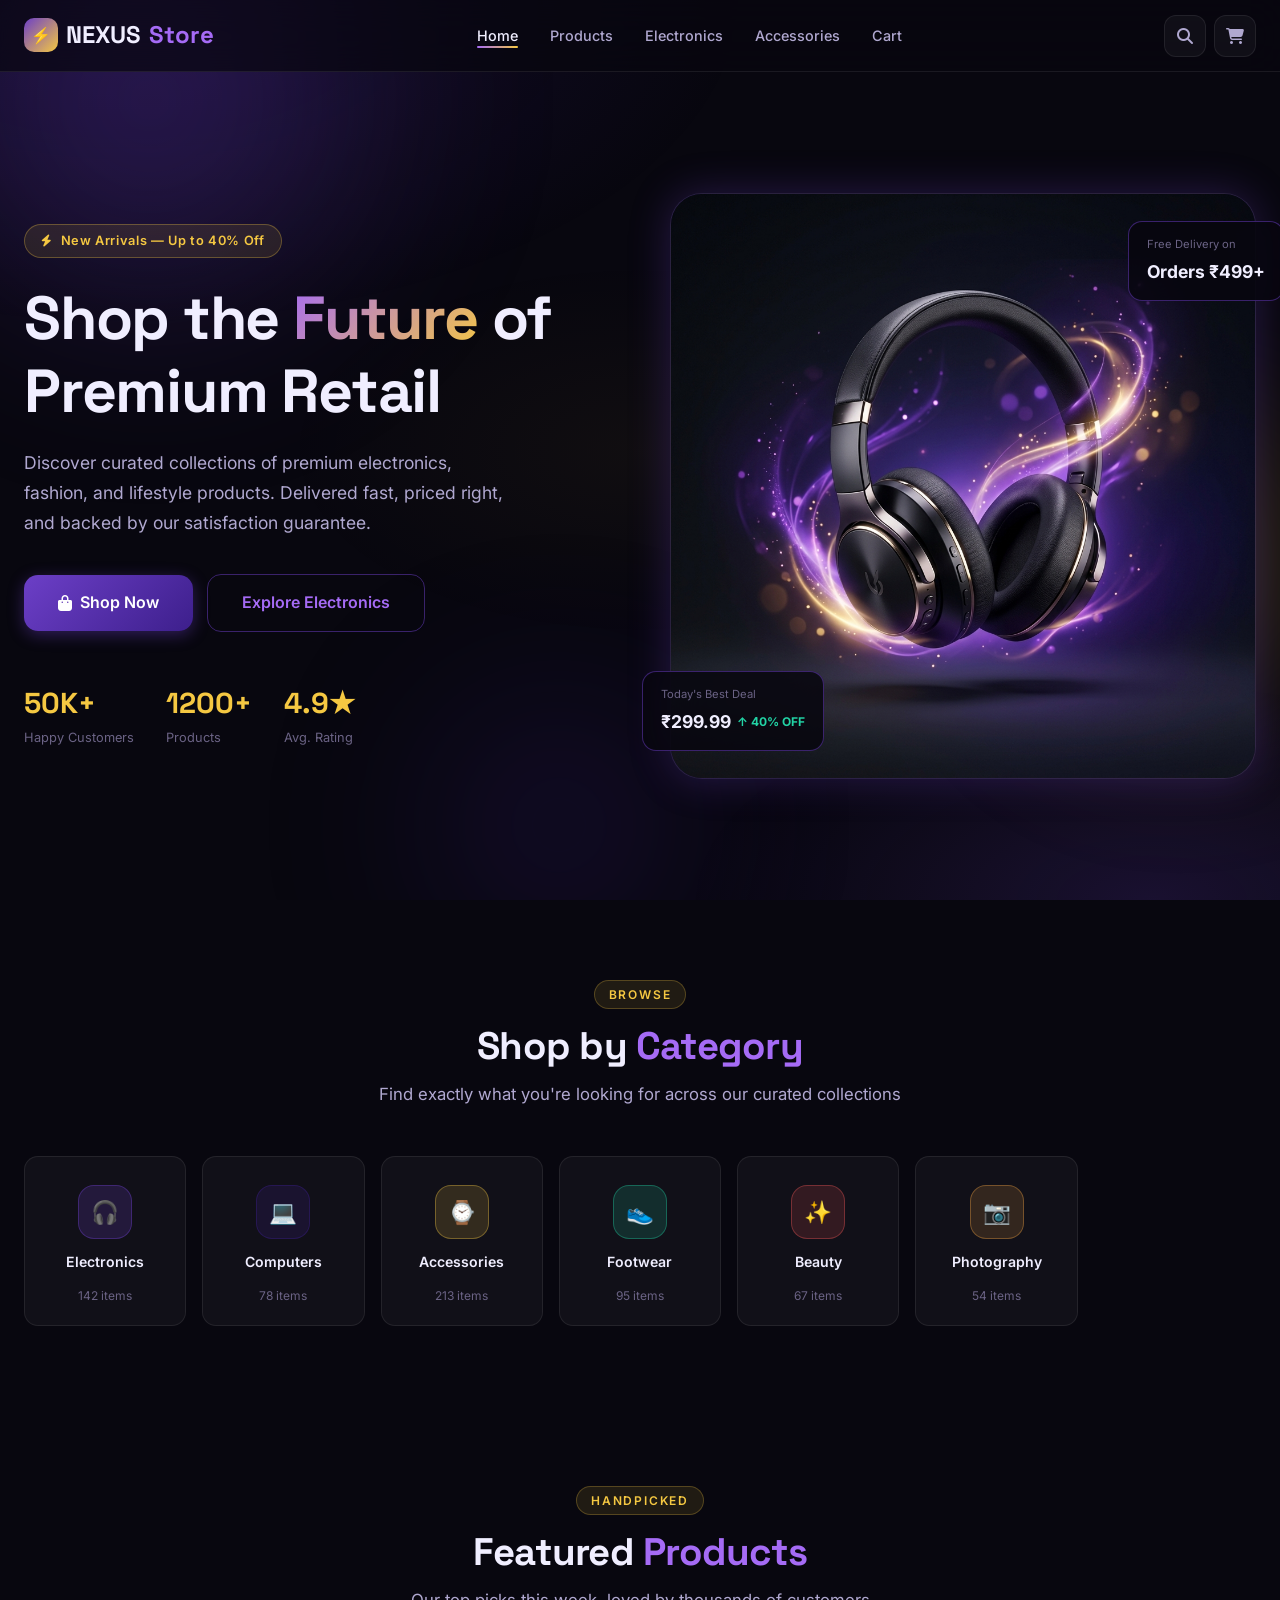
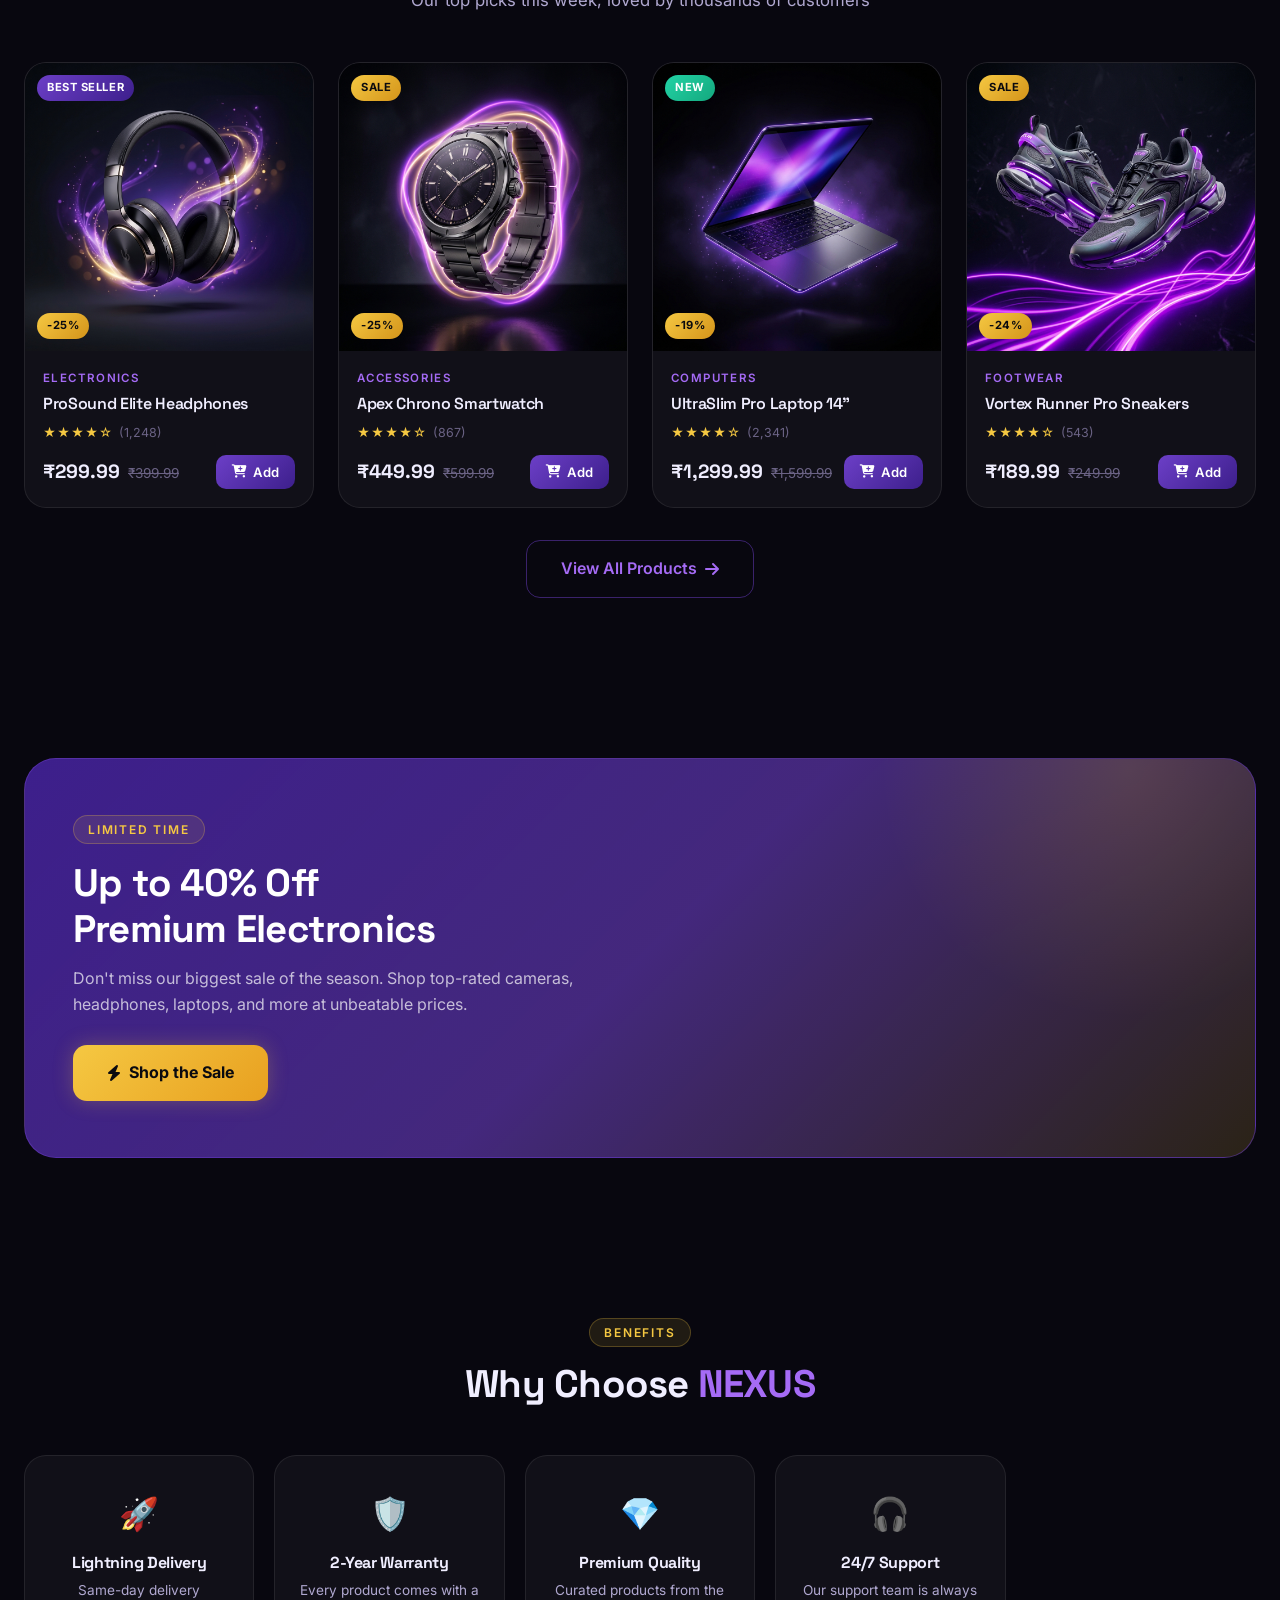
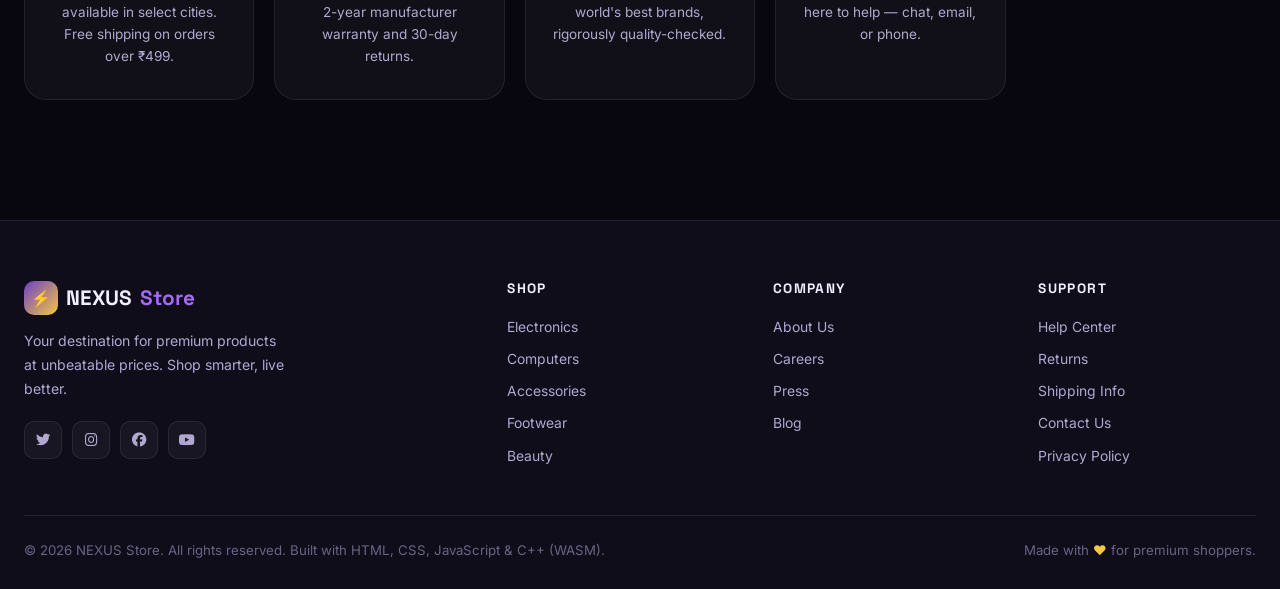
<file: index.html>
<!DOCTYPE html>
<html lang="en">
<head>
  <meta charset="UTF-8" />
  <meta name="viewport" content="width=device-width, initial-scale=1.0" />
  <title>NEXUS Store — Premium E-Commerce Experience</title>
  <meta name="description" content="Discover premium electronics, fashion, accessories & more at NEXUS Store. Shop the future with exclusive deals and lightning-fast delivery." />
  <link rel="icon" href="data:image/svg+xml,<svg xmlns='http://www.w3.org/2000/svg' viewBox='0 0 100 100'><text y='.9em' font-size='90'>⚡</text></svg>" />
  <link rel="stylesheet" href="css/style.css" />
  <link rel="stylesheet" href="css/animations.css" />
  <link rel="stylesheet" href="https://cdnjs.cloudflare.com/ajax/libs/font-awesome/6.5.0/css/all.min.css" />
</head>
<body>

<!-- ── Toast Container ── -->
<div id="toast-container" aria-live="polite"></div>

<!-- ── Navbar ── -->
<nav class="navbar" id="navbar" role="navigation" aria-label="Main navigation">
  <div class="container nav-inner">
    <a href="index.html" class="nav-logo" aria-label="NEXUS Store Home">
      <div class="logo-icon">⚡</div>
      NEXUS<span>Store</span>
    </a>
    <ul class="nav-links" role="list">
      <li><a href="index.html" class="active">Home</a></li>
      <li><a href="products.html">Products</a></li>
      <li><a href="products.html?cat=Electronics">Electronics</a></li>
      <li><a href="products.html?cat=Accessories">Accessories</a></li>
      <li><a href="cart.html">Cart</a></li>
    </ul>
    <div class="nav-actions">
      <a href="products.html" class="nav-btn" title="Search" aria-label="Search products" id="nav-search-btn">
        <i class="fa-solid fa-magnifying-glass"></i>
      </a>
      <a href="cart.html" class="nav-btn" title="Cart" aria-label="Shopping cart" id="nav-cart-btn">
        <i class="fa-solid fa-cart-shopping"></i>
        <span class="cart-badge" style="display:none;">0</span>
      </a>
      <button class="hamburger" id="hamburger" aria-label="Toggle menu" aria-expanded="false">
        <span></span><span></span><span></span>
      </button>
    </div>
  </div>
</nav>

<!-- Mobile Menu -->
<div class="mobile-menu" id="mobile-menu" role="navigation" aria-label="Mobile navigation">
  <a href="index.html">Home</a>
  <a href="products.html">All Products</a>
  <a href="products.html?cat=Electronics">Electronics</a>
  <a href="products.html?cat=Accessories">Accessories</a>
  <a href="products.html?cat=Footwear">Footwear</a>
  <a href="products.html?cat=Beauty">Beauty</a>
  <a href="cart.html">Shopping Cart</a>
</div>

<!-- ─────────────────────── HERO ─────────────────────── -->
<section class="hero" id="home" aria-label="Hero section">
  <div class="hero-bg-orbs" aria-hidden="true">
    <div class="orb orb-1"></div>
    <div class="orb orb-2"></div>
    <div class="orb orb-3"></div>
  </div>
  <div class="container">
    <div class="hero-content">
      <!-- Text -->
      <div class="hero-text">
        <div class="hero-tag">
          <i class="fa-solid fa-bolt"></i>
          New Arrivals — Up to 40% Off
        </div>
        <h1 class="hero-headline">
          Shop the <span class="gradient-text">Future</span> of Premium Retail
        </h1>
        <p class="hero-subtext">
          Discover curated collections of premium electronics, fashion, and lifestyle products. Delivered fast, priced right, and backed by our satisfaction guarantee.
        </p>
        <div class="hero-cta">
          <a href="products.html" class="btn btn-primary btn-lg" id="hero-shop-btn">
            <i class="fa-solid fa-bag-shopping"></i> Shop Now
          </a>
          <a href="products.html?cat=Electronics" class="btn btn-outline btn-lg" id="hero-explore-btn">
            Explore Electronics
          </a>
        </div>
        <div class="hero-stats">
          <div class="stat">
            <div class="stat-value"><span data-count="50" data-suffix="K+">50K+</span></div>
            <div class="stat-label">Happy Customers</div>
          </div>
          <div class="stat">
            <div class="stat-value"><span data-count="1200" data-suffix="+">1200+</span></div>
            <div class="stat-label">Products</div>
          </div>
          <div class="stat">
            <div class="stat-value"><span data-count="4.9" data-suffix="★">4.9★</span></div>
            <div class="stat-label">Avg. Rating</div>
          </div>
        </div>
      </div>
      <!-- Visual -->
      <div class="hero-visual">
        <div class="hero-img-wrap animate-pulse-glow">
          <img src="assets/images/headphones.jpg" alt="Featured product — ProSound Elite Headphones" />
        </div>
        <div class="hero-float-card card-1">
          <div class="float-card-label">Today's Best Deal</div>
          <div class="float-card-value">
            ₹299.99
            <span class="up">↑ 40% OFF</span>
          </div>
        </div>
        <div class="hero-float-card card-2">
          <div class="float-card-label">Free Delivery on</div>
          <div class="float-card-value">Orders ₹499+</div>
        </div>
      </div>
    </div>
  </div>
</section>

<!-- ─────────────────────── CATEGORIES ─────────────────────── -->
<section class="section" id="categories" aria-label="Product categories">
  <div class="container">
    <div class="section-header reveal">
      <div class="section-tag">Browse</div>
      <h2 class="section-title">Shop by <span>Category</span></h2>
      <p class="section-subtitle">Find exactly what you're looking for across our curated collections</p>
    </div>
    <div class="categories-grid stagger-children" id="categories-grid" role="list" aria-label="Product categories"></div>
  </div>
</section>

<!-- ─────────────────────── FEATURED PRODUCTS ─────────────────────── -->
<section class="section" id="featured" aria-label="Featured products">
  <div class="container">
    <div class="section-header reveal">
      <div class="section-tag">Handpicked</div>
      <h2 class="section-title">Featured <span>Products</span></h2>
      <p class="section-subtitle">Our top picks this week, loved by thousands of customers</p>
    </div>
    <div class="products-grid" id="featured-grid" aria-label="Featured products grid"></div>
    <div class="text-center mt-32 reveal">
      <a href="products.html" class="btn btn-outline btn-lg" id="view-all-btn">
        View All Products <i class="fa-solid fa-arrow-right"></i>
      </a>
    </div>
  </div>
</section>

<!-- ─────────────────────── PROMO BANNER ─────────────────────── -->
<section class="section" aria-label="Promotional offer">
  <div class="container">
    <div class="promo-banner reveal">
      <div class="promo-content">
        <div class="section-tag">Limited Time</div>
        <h2>Up to 40% Off<br/>Premium Electronics</h2>
        <p>Don't miss our biggest sale of the season. Shop top-rated cameras, headphones, laptops, and more at unbeatable prices.</p>
        <a href="products.html?cat=Electronics" class="btn btn-gold btn-lg" id="promo-shop-btn">
          <i class="fa-solid fa-bolt"></i> Shop the Sale
        </a>
      </div>
    </div>
  </div>
</section>

<!-- ─────────────────────── WHY US ─────────────────────── -->
<section class="section" aria-label="Why choose us">
  <div class="container">
    <div class="section-header reveal">
      <div class="section-tag">Benefits</div>
      <h2 class="section-title">Why Choose <span>NEXUS</span></h2>
    </div>
    <div style="display:grid;grid-template-columns:repeat(auto-fill,minmax(220px,1fr));gap:20px;" class="stagger-children">
      <div class="card reveal" style="padding:32px 24px;text-align:center;">
        <div style="font-size:2rem;margin-bottom:14px;">🚀</div>
        <h3 style="font-size:1rem;margin-bottom:8px;">Lightning Delivery</h3>
        <p style="font-size:.85rem;color:var(--text-secondary);">Same-day delivery available in select cities. Free shipping on orders over ₹499.</p>
      </div>
      <div class="card reveal" style="padding:32px 24px;text-align:center;">
        <div style="font-size:2rem;margin-bottom:14px;">🛡️</div>
        <h3 style="font-size:1rem;margin-bottom:8px;">2-Year Warranty</h3>
        <p style="font-size:.85rem;color:var(--text-secondary);">Every product comes with a 2-year manufacturer warranty and 30-day returns.</p>
      </div>
      <div class="card reveal" style="padding:32px 24px;text-align:center;">
        <div style="font-size:2rem;margin-bottom:14px;">💎</div>
        <h3 style="font-size:1rem;margin-bottom:8px;">Premium Quality</h3>
        <p style="font-size:.85rem;color:var(--text-secondary);">Curated products from the world's best brands, rigorously quality-checked.</p>
      </div>
      <div class="card reveal" style="padding:32px 24px;text-align:center;">
        <div style="font-size:2rem;margin-bottom:14px;">🎧</div>
        <h3 style="font-size:1rem;margin-bottom:8px;">24/7 Support</h3>
        <p style="font-size:.85rem;color:var(--text-secondary);">Our support team is always here to help — chat, email, or phone.</p>
      </div>
    </div>
  </div>
</section>

<!-- ─────────────────────── FOOTER ─────────────────────── -->
<footer class="footer" role="contentinfo">
  <div class="container">
    <div class="footer-grid">
      <div class="footer-brand">
        <a href="index.html" class="nav-logo">
          <div class="logo-icon">⚡</div> NEXUS<span>Store</span>
        </a>
        <p class="footer-desc">Your destination for premium products at unbeatable prices. Shop smarter, live better.</p>
        <div class="footer-social">
          <a href="#" class="social-btn" aria-label="Twitter"><i class="fa-brands fa-twitter"></i></a>
          <a href="#" class="social-btn" aria-label="Instagram"><i class="fa-brands fa-instagram"></i></a>
          <a href="#" class="social-btn" aria-label="Facebook"><i class="fa-brands fa-facebook"></i></a>
          <a href="#" class="social-btn" aria-label="YouTube"><i class="fa-brands fa-youtube"></i></a>
        </div>
      </div>
      <div class="footer-col">
        <h4>Shop</h4>
        <nav class="footer-links" aria-label="Shop navigation">
          <a href="products.html?cat=Electronics">Electronics</a>
          <a href="products.html?cat=Computers">Computers</a>
          <a href="products.html?cat=Accessories">Accessories</a>
          <a href="products.html?cat=Footwear">Footwear</a>
          <a href="products.html?cat=Beauty">Beauty</a>
        </nav>
      </div>
      <div class="footer-col">
        <h4>Company</h4>
        <nav class="footer-links" aria-label="Company navigation">
          <a href="#">About Us</a>
          <a href="#">Careers</a>
          <a href="#">Press</a>
          <a href="#">Blog</a>
        </nav>
      </div>
      <div class="footer-col">
        <h4>Support</h4>
        <nav class="footer-links" aria-label="Support navigation">
          <a href="#">Help Center</a>
          <a href="#">Returns</a>
          <a href="#">Shipping Info</a>
          <a href="#">Contact Us</a>
          <a href="#">Privacy Policy</a>
        </nav>
      </div>
    </div>
    <div class="footer-bottom">
      <p>© 2026 NEXUS Store. All rights reserved. Built with HTML, CSS, JavaScript & C++ (WASM).</p>
      <p>Made with <span class="text-gold">♥</span> for premium shoppers.</p>
    </div>
  </div>
</footer>

<script src="js/products.js"></script>
<script src="js/cart.js"></script>
<script src="js/pricing.js"></script>
<script src="js/main.js"></script>
</body>
</html>
</file>
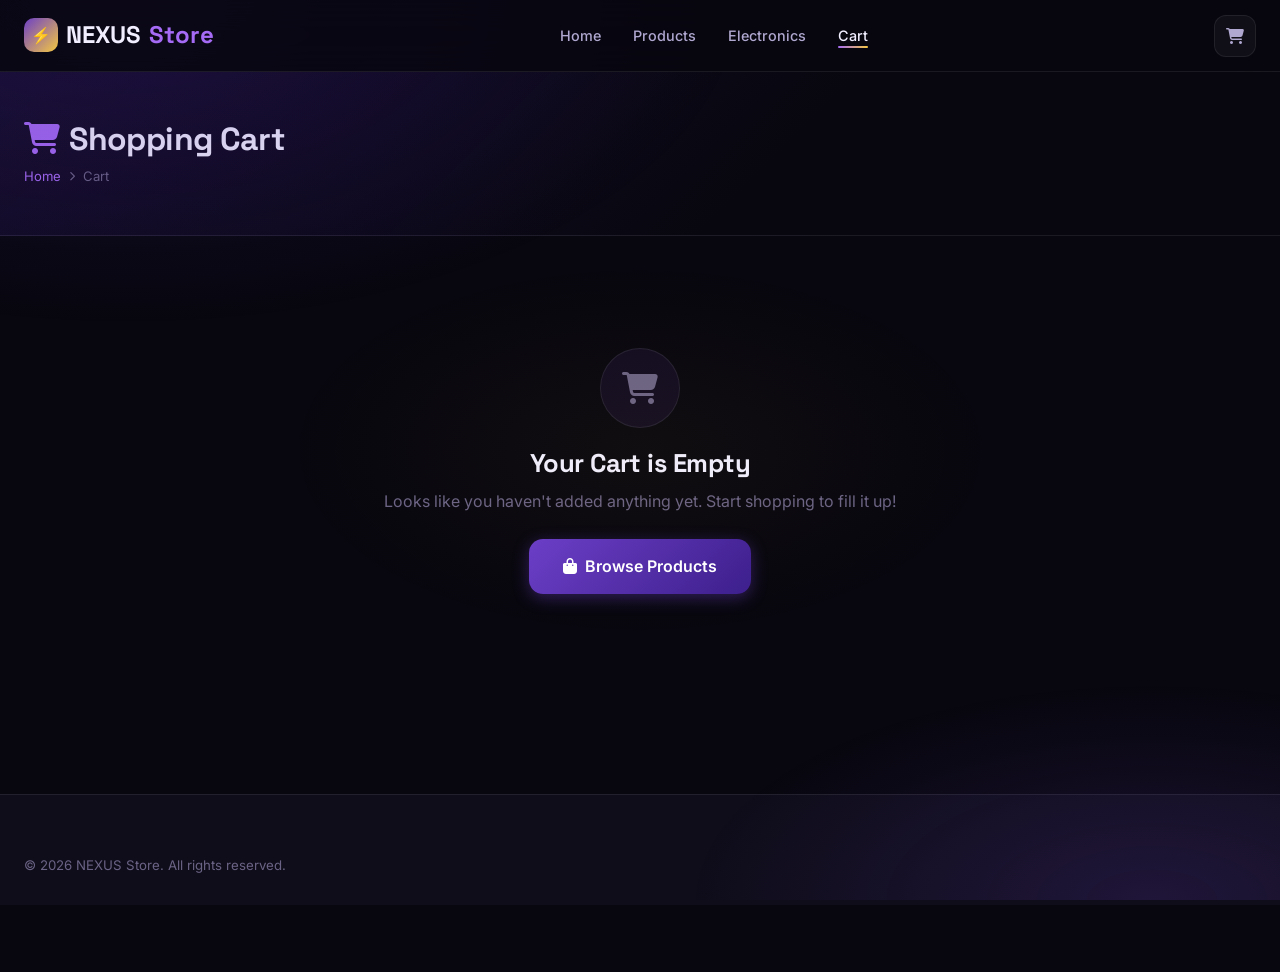
<file: cart.html>
<!DOCTYPE html>
<html lang="en">
<head>
  <meta charset="UTF-8" />
  <meta name="viewport" content="width=device-width, initial-scale=1.0" />
  <title>Shopping Cart — NEXUS Store</title>
  <meta name="description" content="Review your shopping cart items, apply discount codes, and proceed to checkout." />
  <link rel="icon" href="data:image/svg+xml,<svg xmlns='http://www.w3.org/2000/svg' viewBox='0 0 100 100'><text y='.9em' font-size='90'>⚡</text></svg>" />
  <link rel="stylesheet" href="css/style.css" />
  <link rel="stylesheet" href="css/animations.css" />
  <link rel="stylesheet" href="https://cdnjs.cloudflare.com/ajax/libs/font-awesome/6.5.0/css/all.min.css" />
  <style>
    .shipping-progress-wrap {
      margin-top: 16px;
      padding: 14px;
      background: rgba(255,255,255,0.03);
      border: 1px solid var(--border);
      border-radius: 10px;
    }
    .shipping-progress-bar-track {
      height: 6px;
      background: rgba(255,255,255,0.08);
      border-radius: 4px;
      overflow: hidden;
      margin: 8px 0;
    }
    #shipping-progress-bar {
      height: 100%;
      background: linear-gradient(90deg, var(--purple-mid), var(--gold));
      border-radius: 4px;
      transition: width 0.5s ease;
      width: 0%;
    }
    #shipping-progress-msg { font-size: .8rem; color: var(--text-secondary); }
    .cart-items-list { display: flex; flex-direction: column; gap: 12px; }
    .secure-badge {
      display: flex; align-items: center; gap: 6px;
      font-size: .78rem; color: var(--text-muted);
      margin-top: 12px; justify-content: center;
    }
    .secure-badge i { color: var(--success); }
  </style>
</head>
<body>

<div id="toast-container" aria-live="polite"></div>

<!-- ── Navbar ── -->
<nav class="navbar" id="navbar" role="navigation" aria-label="Main navigation">
  <div class="container nav-inner">
    <a href="index.html" class="nav-logo">
      <div class="logo-icon">⚡</div>
      NEXUS<span>Store</span>
    </a>
    <ul class="nav-links" role="list">
      <li><a href="index.html">Home</a></li>
      <li><a href="products.html">Products</a></li>
      <li><a href="products.html?cat=Electronics">Electronics</a></li>
      <li><a href="cart.html" class="active">Cart</a></li>
    </ul>
    <div class="nav-actions">
      <a href="cart.html" class="nav-btn active" title="Cart" aria-label="Shopping cart" id="nav-cart-btn">
        <i class="fa-solid fa-cart-shopping"></i>
        <span class="cart-badge" style="display:none;">0</span>
      </a>
      <button class="hamburger" id="hamburger" aria-label="Toggle menu"><span></span><span></span><span></span></button>
    </div>
  </div>
</nav>
<div class="mobile-menu" id="mobile-menu">
  <a href="index.html">Home</a>
  <a href="products.html">All Products</a>
  <a href="cart.html" class="active">Shopping Cart</a>
</div>

<!-- ── Page Header ── -->
<header class="page-header">
  <div class="container">
    <h1><i class="fa-solid fa-cart-shopping" style="color:var(--purple-light);margin-right:10px;"></i>Shopping Cart</h1>
    <div class="breadcrumb">
      <a href="index.html">Home</a>
      <i class="fa-solid fa-chevron-right"></i>
      <span>Cart</span>
    </div>
  </div>
</header>

<main style="padding:32px 0 80px;">
  <div class="container">

    <!-- Empty State -->
    <div id="cart-empty" style="display:none;">
      <div class="empty-state">
        <div class="empty-icon"><i class="fa-solid fa-cart-shopping"></i></div>
        <h3>Your Cart is Empty</h3>
        <p>Looks like you haven't added anything yet. Start shopping to fill it up!</p>
        <a href="products.html" class="btn btn-primary btn-lg">
          <i class="fa-solid fa-bag-shopping"></i> Browse Products
        </a>
      </div>
    </div>

    <!-- Filled Cart -->
    <div id="cart-filled" class="cart-layout" style="display:none;">

      <!-- Left: Items -->
      <div>
        <div style="display:flex;justify-content:space-between;align-items:center;margin-bottom:20px;">
          <h2 style="font-size:1.1rem;">Cart Items</h2>
          <button onclick="clearCart()" style="background:none;border:none;color:var(--danger);font-size:.82rem;cursor:pointer;display:flex;align-items:center;gap:6px;">
            <i class="fa-solid fa-trash-can"></i> Clear All
          </button>
        </div>
        <div class="cart-items-list" id="cart-items"></div>

        <!-- Continue Shopping -->
        <div style="margin-top:24px;">
          <a href="products.html" class="btn btn-ghost">
            <i class="fa-solid fa-arrow-left"></i> Continue Shopping
          </a>
        </div>
      </div>

      <!-- Right: Order Summary -->
      <div>
        <div class="order-summary">
          <h3><i class="fa-solid fa-receipt" style="color:var(--purple-light);margin-right:8px;"></i>Order Summary</h3>

          <!-- Shipping Progress -->
          <div class="shipping-progress-wrap">
            <div id="shipping-progress-msg">Loading…</div>
            <div class="shipping-progress-bar-track">
              <div id="shipping-progress-bar"></div>
            </div>
          </div>

          <!-- Summary Rows -->
          <div style="margin-top:20px;">
            <div class="summary-row">
              <span>Subtotal</span>
              <span id="summary-subtotal">₹0.00</span>
            </div>
            <div class="summary-row" id="coupon-row" style="display:none;">
              <span>
                Discount
                <small id="coupon-label" style="color:var(--gold);display:block;font-size:.72rem;"></small>
              </span>
              <span id="summary-coupon" style="color:var(--success);">-₹0.00</span>
            </div>
            <div class="summary-row">
              <span>Shipping</span>
              <span id="summary-shipping">₹49.00</span>
            </div>
            <div class="summary-row">
              <span>GST (18%)</span>
              <span id="summary-tax">₹0.00</span>
            </div>
            <div class="summary-row total">
              <span>Total</span>
              <span class="price" id="summary-total">₹0.00</span>
            </div>
          </div>

          <!-- Coupon -->
          <div class="coupon-wrap">
            <p style="font-size:.8rem;color:var(--text-muted);margin-bottom:8px;">
              <i class="fa-solid fa-tag" style="color:var(--gold);margin-right:4px;"></i>
              Have a coupon? Try: <code style="color:var(--purple-light);">NEXUS20</code>, <code style="color:var(--purple-light);">SAVE50</code>
            </p>
            <div class="coupon-input-row">
              <input type="text" id="coupon-input" placeholder="Enter coupon code" aria-label="Coupon code" />
              <button class="btn btn-outline btn-sm" id="apply-coupon-btn">Apply</button>
            </div>
          </div>

          <!-- Checkout Button -->
          <a href="checkout.html" class="btn btn-primary w-full" style="justify-content:center;font-size:1rem;padding:14px;" id="checkout-btn">
            <i class="fa-solid fa-lock"></i> Secure Checkout
          </a>
          <div class="secure-badge">
            <i class="fa-solid fa-shield-halved"></i>
            SSL Encrypted & Secure Payment
          </div>

          <!-- Payment Icons -->
          <div style="display:flex;justify-content:center;gap:10px;margin-top:16px;opacity:.6;">
            <i class="fa-brands fa-cc-visa" style="font-size:1.6rem;color:var(--text-secondary);"></i>
            <i class="fa-brands fa-cc-mastercard" style="font-size:1.6rem;color:var(--text-secondary);"></i>
            <i class="fa-brands fa-cc-paypal" style="font-size:1.6rem;color:var(--text-secondary);"></i>
            <i class="fa-brands fa-cc-apple-pay" style="font-size:1.6rem;color:var(--text-secondary);"></i>
          </div>
        </div>
      </div>

    </div>
  </div>
</main>

<!-- ── Footer ── -->
<footer class="footer">
  <div class="container">
    <div class="footer-bottom" style="border-top:none;padding-top:0;">
      <p>© 2026 NEXUS Store. All rights reserved.</p>
    </div>
  </div>
</footer>

<script src="js/products.js"></script>
<script src="js/cart.js"></script>
<script src="js/pricing.js"></script>
<script src="js/main.js"></script>
<script>
  function clearCart() {
    if (confirm('Remove all items from cart?')) {
      Cart.clear();
      showToast('info', 'Cart Cleared', 'All items have been removed.');
      initCartPage();
    }
  }
  // Show filled/empty on load
  document.addEventListener('DOMContentLoaded', () => {
    const items = Cart.getItems();
    if (items.length === 0) {
      document.getElementById('cart-empty').style.display = 'block';
      document.getElementById('cart-filled').style.display = 'none';
    }
  });
</script>
</body>
</html>
</file>
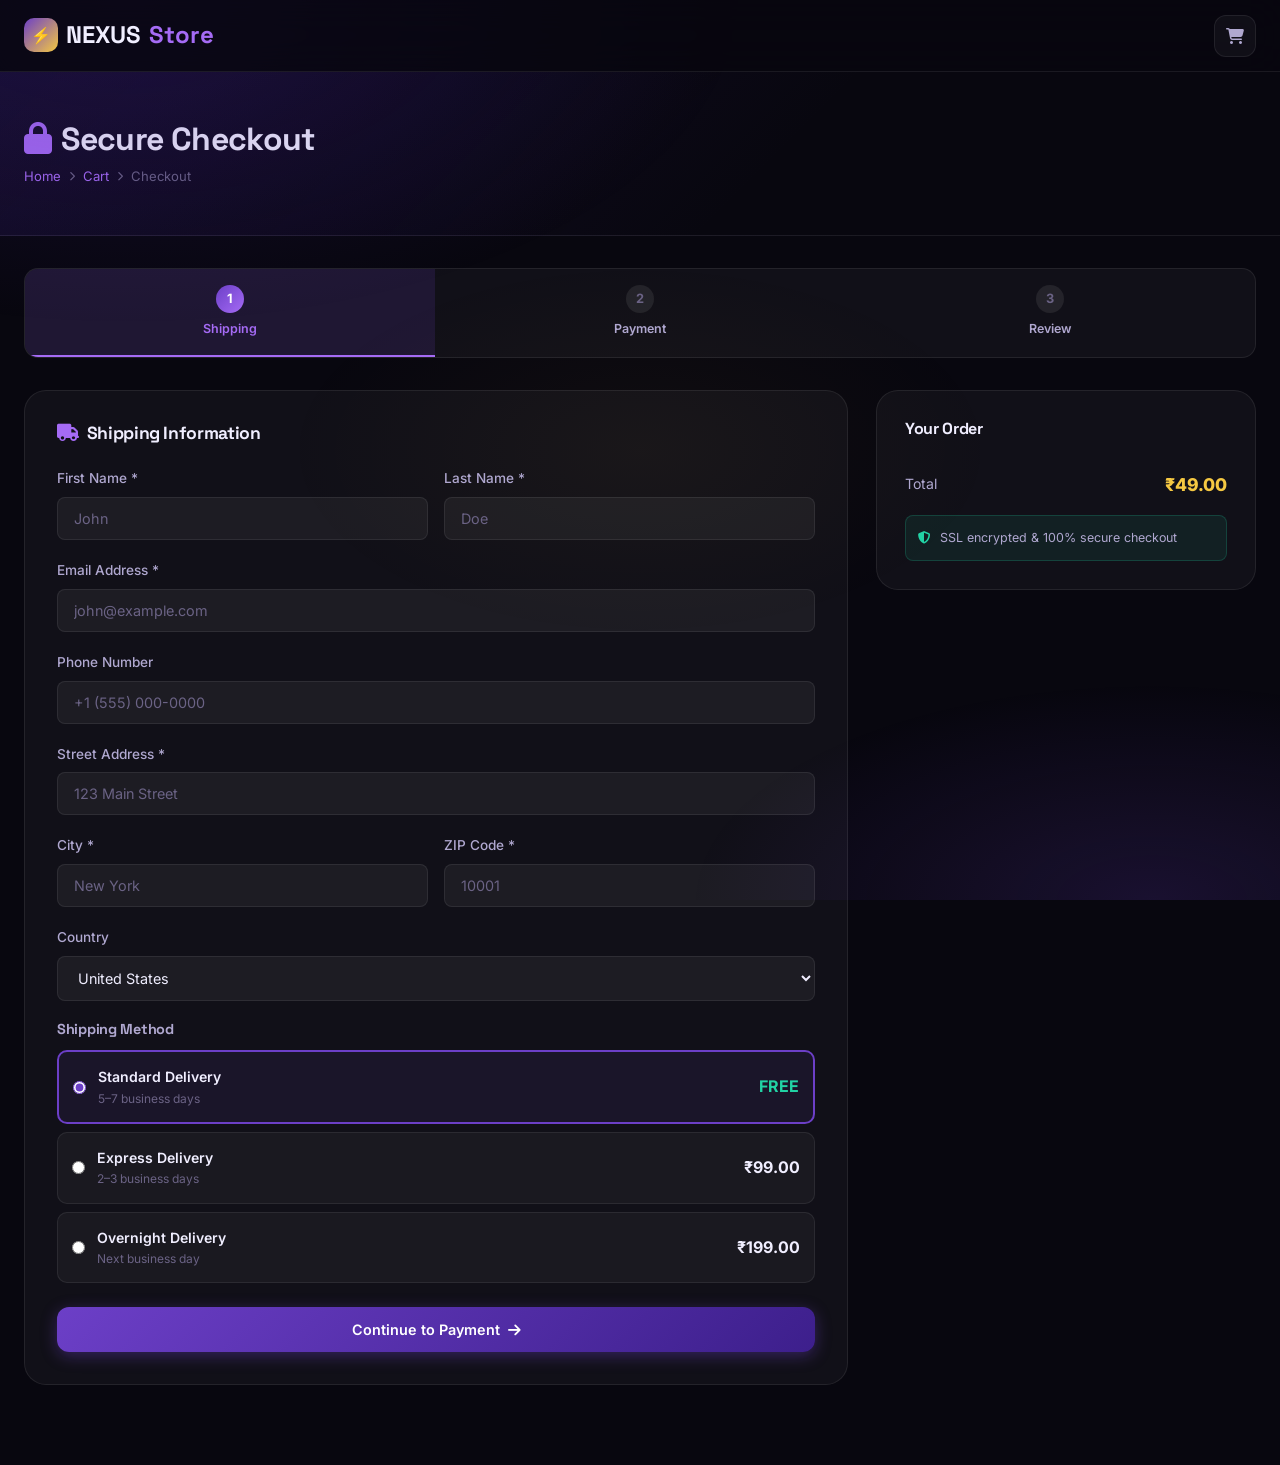
<file: checkout.html>
<!DOCTYPE html>
<html lang="en">
<head>
  <meta charset="UTF-8" />
  <meta name="viewport" content="width=device-width, initial-scale=1.0" />
  <title>Checkout — NEXUS Store</title>
  <meta name="description" content="Complete your NEXUS Store order with our secure, fast checkout." />
  <link rel="icon" href="data:image/svg+xml,<svg xmlns='http://www.w3.org/2000/svg' viewBox='0 0 100 100'><text y='.9em' font-size='90'>⚡</text></svg>" />
  <link rel="stylesheet" href="css/style.css" />
  <link rel="stylesheet" href="css/animations.css" />
  <link rel="stylesheet" href="https://cdnjs.cloudflare.com/ajax/libs/font-awesome/6.5.0/css/all.min.css" />
  <style>
    .card-input-row { display: grid; grid-template-columns: 1fr auto auto; gap: 12px; }
    .payment-method-btn {
      display: flex; align-items: center; gap: 10px;
      padding: 14px 18px;
      background: var(--bg-card);
      border: 2px solid var(--border);
      border-radius: var(--radius-sm);
      cursor: pointer;
      transition: var(--transition);
      width: 100%;
      margin-bottom: 8px;
      color: var(--text-secondary);
      font-size: .88rem;
    }
    .payment-method-btn.selected {
      border-color: var(--purple-mid);
      background: rgba(108,63,199,0.12);
      color: var(--text-primary);
    }
    .payment-method-btn i { font-size: 1.3rem; color: var(--text-muted); }
    .payment-method-btn.selected i { color: var(--purple-light); }
    .review-order-img {
      width: 48px; height: 48px;
      border-radius: 8px;
      object-fit: cover;
      border: 1px solid var(--border);
    }
    .conf-icon {
      width: 80px; height: 80px;
      background: rgba(34,211,165,0.15);
      border: 2px solid var(--success);
      border-radius: 50%;
      display: flex; align-items: center; justify-content: center;
      font-size: 2rem; color: var(--success);
      margin: 0 auto 20px;
    }
  </style>
</head>
<body>

<div id="toast-container" aria-live="polite"></div>

<!-- ── Navbar ── -->
<nav class="navbar" id="navbar" role="navigation" aria-label="Main navigation">
  <div class="container nav-inner">
    <a href="index.html" class="nav-logo">
      <div class="logo-icon">⚡</div>
      NEXUS<span>Store</span>
    </a>
    <div class="nav-actions">
      <a href="cart.html" class="nav-btn" title="Cart" id="nav-cart-btn" aria-label="Shopping cart">
        <i class="fa-solid fa-cart-shopping"></i>
        <span class="cart-badge" style="display:none;">0</span>
      </a>
      <button class="hamburger" id="hamburger" aria-label="Toggle menu"><span></span><span></span><span></span></button>
    </div>
  </div>
</nav>

<!-- ── Page Header ── -->
<header class="page-header">
  <div class="container">
    <h1><i class="fa-solid fa-lock" style="color:var(--purple-light);margin-right:10px;"></i>Secure Checkout</h1>
    <div class="breadcrumb">
      <a href="index.html">Home</a>
      <i class="fa-solid fa-chevron-right"></i>
      <a href="cart.html">Cart</a>
      <i class="fa-solid fa-chevron-right"></i>
      <span>Checkout</span>
    </div>
  </div>
</header>

<main style="padding:32px 0 80px;">
  <div class="container">

    <!-- ── Steps ── -->
    <div class="checkout-steps reveal" role="tablist" aria-label="Checkout steps">
      <div class="step active" role="tab" aria-selected="true">
        <div class="step-num">1</div>
        <div class="step-label">Shipping</div>
      </div>
      <div class="step" role="tab" aria-selected="false">
        <div class="step-num">2</div>
        <div class="step-label">Payment</div>
      </div>
      <div class="step" role="tab" aria-selected="false">
        <div class="step-num">3</div>
        <div class="step-label">Review</div>
      </div>
    </div>

    <div class="checkout-layout">

      <!-- Left: Panels -->
      <div>

        <!-- ── Panel 1: Shipping ── -->
        <div class="checkout-panel animate-fadeInUp" id="panel-shipping">
          <h3><i class="fa-solid fa-truck" style="color:var(--purple-light);margin-right:8px;"></i>Shipping Information</h3>
          <form id="shipping-form" onsubmit="return false;">
            <div class="form-row">
              <div class="form-group">
                <label class="form-label" for="first-name">First Name *</label>
                <input type="text" id="first-name" class="form-control" placeholder="John" autocomplete="given-name" />
              </div>
              <div class="form-group">
                <label class="form-label" for="last-name">Last Name *</label>
                <input type="text" id="last-name" class="form-control" placeholder="Doe" autocomplete="family-name" />
              </div>
            </div>
            <div class="form-group">
              <label class="form-label" for="email">Email Address *</label>
              <input type="email" id="email" class="form-control" placeholder="john@example.com" autocomplete="email" />
            </div>
            <div class="form-group">
              <label class="form-label" for="phone">Phone Number</label>
              <input type="tel" id="phone" class="form-control" placeholder="+1 (555) 000-0000" autocomplete="tel" />
            </div>
            <div class="form-group">
              <label class="form-label" for="address">Street Address *</label>
              <input type="text" id="address" class="form-control" placeholder="123 Main Street" autocomplete="street-address" />
            </div>
            <div class="form-row">
              <div class="form-group">
                <label class="form-label" for="city">City *</label>
                <input type="text" id="city" class="form-control" placeholder="New York" autocomplete="address-level2" />
              </div>
              <div class="form-group">
                <label class="form-label" for="zip">ZIP Code *</label>
                <input type="text" id="zip" class="form-control" placeholder="10001" autocomplete="postal-code" />
              </div>
            </div>
            <div class="form-group">
              <label class="form-label" for="country">Country</label>
              <select id="country" class="form-control" autocomplete="country">
                <option value="US">United States</option>
                <option value="GB">United Kingdom</option>
                <option value="CA">Canada</option>
                <option value="AU">Australia</option>
                <option value="IN">India</option>
                <option value="DE">Germany</option>
                <option value="FR">France</option>
              </select>
            </div>

            <!-- Shipping Method -->
            <h4 style="font-size:.9rem;margin:20px 0 12px;color:var(--text-secondary);">Shipping Method</h4>
            <div style="display:flex;flex-direction:column;gap:8px;">
              <label style="display:flex;align-items:center;gap:12px;padding:14px;background:rgba(108,63,199,0.1);border:2px solid var(--purple-mid);border-radius:10px;cursor:pointer;">
                <input type="radio" name="shipping" value="standard" checked style="accent-color:var(--purple-mid);" />
                <div>
                  <div style="font-weight:600;font-size:.88rem;">Standard Delivery</div>
                  <div style="font-size:.75rem;color:var(--text-muted);">5–7 business days</div>
                </div>
                <span style="margin-left:auto;font-weight:700;color:var(--success);">FREE</span>
              </label>
              <label style="display:flex;align-items:center;gap:12px;padding:14px;background:var(--bg-card);border:1px solid var(--border);border-radius:10px;cursor:pointer;">
                <input type="radio" name="shipping" value="express" style="accent-color:var(--purple-mid);" />
                <div>
                  <div style="font-weight:600;font-size:.88rem;">Express Delivery</div>
                  <div style="font-size:.75rem;color:var(--text-muted);">2–3 business days</div>
                </div>
                <span style="margin-left:auto;font-weight:700;">₹99.00</span>
              </label>
              <label style="display:flex;align-items:center;gap:12px;padding:14px;background:var(--bg-card);border:1px solid var(--border);border-radius:10px;cursor:pointer;">
                <input type="radio" name="shipping" value="overnight" style="accent-color:var(--purple-mid);" />
                <div>
                  <div style="font-weight:600;font-size:.88rem;">Overnight Delivery</div>
                  <div style="font-size:.75rem;color:var(--text-muted);">Next business day</div>
                </div>
                <span style="margin-left:auto;font-weight:700;">₹199.00</span>
              </label>
            </div>

            <button class="btn btn-primary w-full mt-24" onclick="nextStep(1)" style="justify-content:center;padding:14px;">
              Continue to Payment <i class="fa-solid fa-arrow-right"></i>
            </button>
          </form>
        </div>

        <!-- ── Panel 2: Payment ── -->
        <div class="checkout-panel" id="panel-payment" style="display:none;">
          <h3><i class="fa-solid fa-credit-card" style="color:var(--purple-light);margin-right:8px;"></i>Payment Method</h3>

          <button class="payment-method-btn selected" id="pay-card-btn" onclick="selectPayment('card')">
            <i class="fa-solid fa-credit-card"></i>
            <span>Credit / Debit Card</span>
            <div style="margin-left:auto;display:flex;gap:6px;opacity:.7;">
              <i class="fa-brands fa-cc-visa" style="font-size:1.2rem;"></i>
              <i class="fa-brands fa-cc-mastercard" style="font-size:1.2rem;"></i>
            </div>
          </button>
          <button class="payment-method-btn" id="pay-upi-btn" onclick="selectPayment('upi')">
            <i class="fa-solid fa-mobile-screen-button" style="color:var(--gold);"></i>
            <span>UPI / QR Code (GPay, PhonePe, Paytm)</span>
          </button>
          <button class="payment-method-btn" id="pay-cod-btn" onclick="selectPayment('cod')">
            <i class="fa-solid fa-money-bill-wave" style="color:var(--success);"></i>
            <span>Cash on Delivery (COD)</span>
          </button>
          <button class="payment-method-btn" id="pay-paypal-btn" onclick="selectPayment('paypal')">
            <i class="fa-brands fa-paypal" style="color:#003087;"></i>
            <span>PayPal / Net Banking</span>
          </button>

          <!-- Card Fields -->
          <div id="card-fields" style="margin-top:24px;">
            <div class="form-group">
              <label class="form-label" for="card-name">Cardholder Name</label>
              <input type="text" id="card-name" class="form-control" placeholder="John Doe" />
            </div>
            <div class="form-group">
              <label class="form-label" for="card-number">Card Number</label>
              <input type="text" id="card-number" class="form-control" placeholder="1234 5678 9012 3456" maxlength="19"
                oninput="formatCard(this)" />
            </div>
            <div class="card-input-row">
              <div class="form-group">
                <label class="form-label" for="card-expiry">Expiry</label>
                <input type="text" id="card-expiry" class="form-control" placeholder="MM/YY" maxlength="5" />
              </div>
              <div class="form-group">
                <label class="form-label" for="card-cvv">CVV</label>
                <input type="text" id="card-cvv" class="form-control" placeholder="123" maxlength="4" />
              </div>
            </div>
            <div style="display:flex;align-items:center;gap:8px;font-size:.78rem;color:var(--text-muted);margin-bottom:20px;">
              <i class="fa-solid fa-lock text-success"></i>
              Your payment details are encrypted and secure.
            </div>
          </div>

          <div style="display:flex;gap:12px;">
            <button class="btn btn-ghost" onclick="nextStep(0)" style="flex:none;">
              <i class="fa-solid fa-arrow-left"></i> Back
            </button>
            <button class="btn btn-primary w-full" onclick="nextStep(2)" style="justify-content:center;padding:14px;">
              Review Order <i class="fa-solid fa-arrow-right"></i>
            </button>
          </div>
        </div>

        <!-- ── Panel 3: Review ── -->
        <div class="checkout-panel" id="panel-review" style="display:none;">
          <h3><i class="fa-solid fa-clipboard-check" style="color:var(--purple-light);margin-right:8px;"></i>Review Your Order</h3>

          <div id="review-items" style="margin-bottom:20px;"></div>

          <div style="padding:14px;background:rgba(255,255,255,0.03);border:1px solid var(--border);border-radius:10px;margin-bottom:20px;">
            <div class="summary-row">
              <span>Subtotal</span><span id="checkout-subtotal">₹0.00</span>
            </div>
            <div class="summary-row">
              <span>Shipping</span><span id="checkout-shipping">₹0.00</span>
            </div>
            <div class="summary-row">
              <span>GST (18%)</span><span id="checkout-tax">₹0.00</span>
            </div>
            <div class="summary-row total">
              <span>Order Total</span><span id="checkout-total" class="price">₹0.00</span>
            </div>
          </div>

          <div style="background:rgba(34,211,165,0.08);border:1px solid rgba(34,211,165,0.25);border-radius:10px;padding:14px;margin-bottom:24px;font-size:.82rem;color:var(--text-secondary);">
            <i class="fa-solid fa-circle-info" style="color:var(--success);margin-right:6px;"></i>
            By placing your order you agree to NEXUS Store's <a href="#" style="color:var(--purple-light);">Terms of Service</a> and <a href="#" style="color:var(--purple-light);">Privacy Policy</a>.
          </div>

          <div style="display:flex;gap:12px;">
            <button class="btn btn-ghost" onclick="nextStep(1)">
              <i class="fa-solid fa-arrow-left"></i> Back
            </button>
            <button class="btn btn-gold w-full btn-lg" onclick="placeOrder()" style="justify-content:center;" id="place-order-btn">
              <i class="fa-solid fa-check-circle"></i> Place Order
            </button>
          </div>
        </div>

      </div>

      <!-- Right: Mini Summary -->
      <div>
        <div class="order-summary" style="position:sticky;top:calc(var(--nav-height) + 20px);">
          <h3 style="font-size:1rem;margin-bottom:16px;">Your Order</h3>
          <div id="sidebar-items" style="margin-bottom:16px;display:flex;flex-direction:column;gap:10px;"></div>
          <div class="summary-row">
            <span>Total</span>
            <span class="price" id="sidebar-total" style="font-size:1.1rem;font-weight:800;color:var(--gold);">₹0.00</span>
          </div>
          <div style="margin-top:16px;padding:12px;background:rgba(34,211,165,0.08);border:1px solid rgba(34,211,165,0.2);border-radius:8px;font-size:.78rem;color:var(--text-secondary);">
            <i class="fa-solid fa-shield-halved" style="color:var(--success);margin-right:6px;"></i>
            SSL encrypted & 100% secure checkout
          </div>
        </div>
      </div>

    </div>
  </div>
</main>

<script src="js/products.js"></script>
<script src="js/cart.js"></script>
<script src="js/pricing.js"></script>
<script src="js/main.js"></script>
<script>
  // Populate sidebar
  document.addEventListener('DOMContentLoaded', () => {
    const items = Cart.getItems();
    const sidebar = document.getElementById('sidebar-items');
    const sidebarTotal = document.getElementById('sidebar-total');
    if (sidebar) {
      sidebar.innerHTML = items.map(i => `
        <div style="display:flex;align-items:center;gap:10px;">
          <img src="${i.image}" alt="${i.name}" style="width:44px;height:44px;object-fit:cover;border-radius:8px;border:1px solid var(--border);" />
          <div style="flex:1;min-width:0;">
            <div style="font-size:.82rem;font-weight:600;white-space:nowrap;overflow:hidden;text-overflow:ellipsis;">${i.name}</div>
            <div style="font-size:.75rem;color:var(--text-muted);">Qty: ${i.qty}</div>
          </div>
          <div style="font-size:.88rem;font-weight:700;white-space:nowrap;">${formatPrice(i.price * i.qty)}</div>
        </div>
      `).join('');
    }
    if (sidebarTotal) {
      const pricing = PricingEngine.calculate(items, '');
      sidebarTotal.textContent = formatPrice(pricing.total);
    }
  });

  function selectPayment(type) {
    ['card', 'upi', 'cod', 'paypal'].forEach(t => {
      const btn = document.getElementById(`pay-${t}-btn`);
      if (btn) btn.classList.toggle('selected', t === type);
    });
    const cardFields = document.getElementById('card-fields');
    if (cardFields) cardFields.style.display = type === 'card' ? 'block' : 'none';
  }

  function formatCard(input) {
    let v = input.value.replace(/\D/g, '').substring(0, 16);
    input.value = v.replace(/(.{4})/g, '$1 ').trim();
  }
</script>
</body>
</html>
</file>
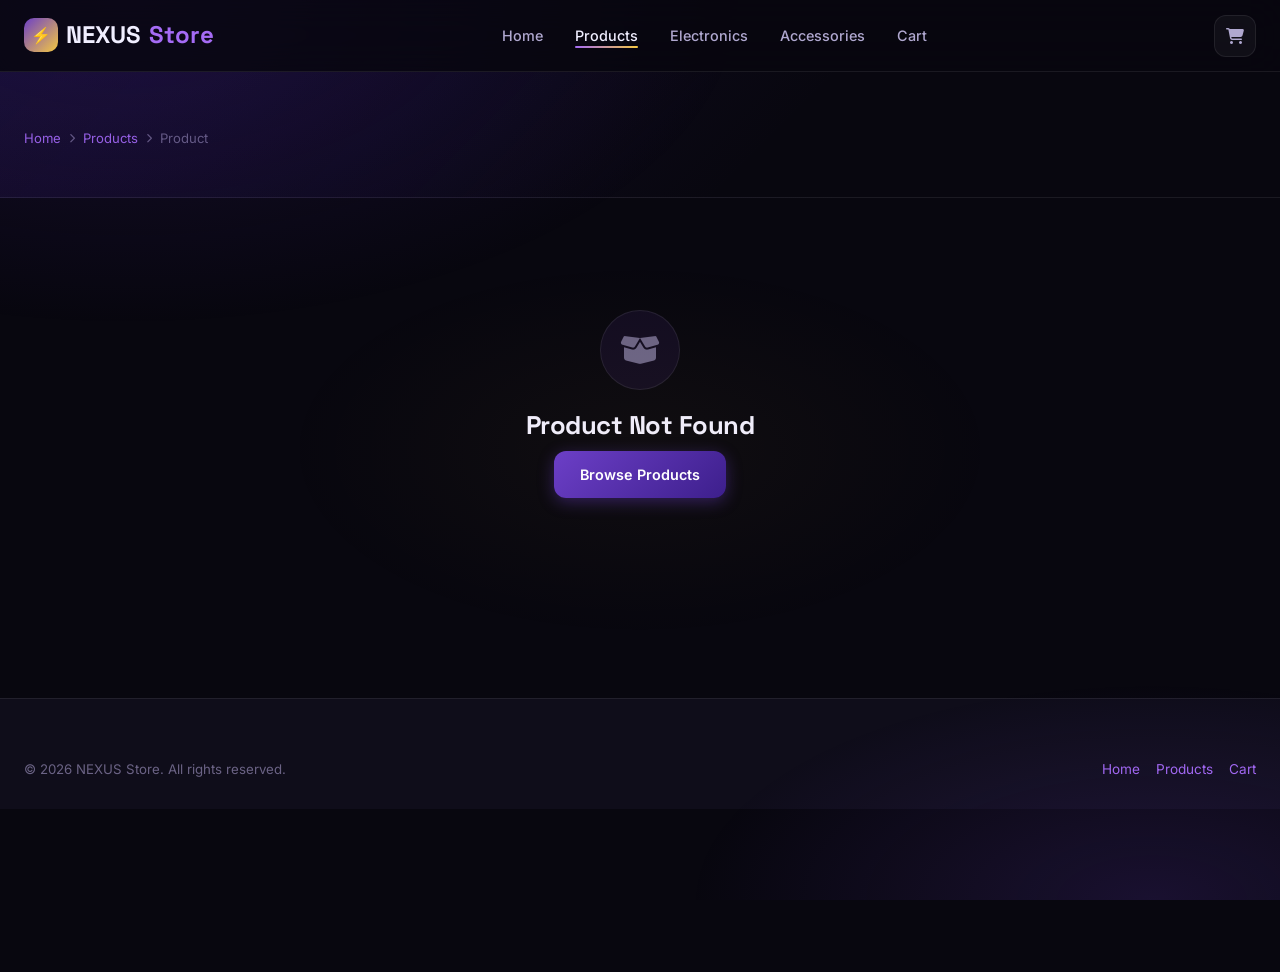
<file: product-detail.html>
<!DOCTYPE html>
<html lang="en">
<head>
  <meta charset="UTF-8" />
  <meta name="viewport" content="width=device-width, initial-scale=1.0" />
  <title>Product Detail — NEXUS Store</title>
  <meta name="description" content="Detailed product page with gallery, features, and reviews." />
  <link rel="icon" href="data:image/svg+xml,<svg xmlns='http://www.w3.org/2000/svg' viewBox='0 0 100 100'><text y='.9em' font-size='90'>⚡</text></svg>" />
  <link rel="stylesheet" href="css/style.css" />
  <link rel="stylesheet" href="css/animations.css" />
  <link rel="stylesheet" href="https://cdnjs.cloudflare.com/ajax/libs/font-awesome/6.5.0/css/all.min.css" />
  <style>
    #main-product-img { transition: opacity 0.3s ease; }
    .detail-tag-pill {
      display: inline-block;
      background: rgba(108,63,199,0.15);
      border: 1px solid rgba(108,63,199,0.3);
      color: var(--purple-light);
      font-size: .72rem;
      font-weight: 600;
      letter-spacing: .08em;
      padding: 3px 10px;
      border-radius: 100px;
      text-transform: uppercase;
    }
  </style>
</head>
<body>

<div id="toast-container" aria-live="polite"></div>

<!-- ── Navbar ── -->
<nav class="navbar" id="navbar" role="navigation" aria-label="Main navigation">
  <div class="container nav-inner">
    <a href="index.html" class="nav-logo">
      <div class="logo-icon">⚡</div>
      NEXUS<span>Store</span>
    </a>
    <ul class="nav-links" role="list">
      <li><a href="index.html">Home</a></li>
      <li><a href="products.html" class="active">Products</a></li>
      <li><a href="products.html?cat=Electronics">Electronics</a></li>
      <li><a href="products.html?cat=Accessories">Accessories</a></li>
      <li><a href="cart.html">Cart</a></li>
    </ul>
    <div class="nav-actions">
      <a href="cart.html" class="nav-btn" title="Cart" id="nav-cart-btn" aria-label="Shopping cart">
        <i class="fa-solid fa-cart-shopping"></i>
        <span class="cart-badge" style="display:none;">0</span>
      </a>
      <button class="hamburger" id="hamburger" aria-label="Toggle menu"><span></span><span></span><span></span></button>
    </div>
  </div>
</nav>
<div class="mobile-menu" id="mobile-menu">
  <a href="index.html">Home</a>
  <a href="products.html">All Products</a>
  <a href="cart.html">Shopping Cart</a>
</div>

<!-- ── Page Header ── -->
<header class="page-header">
  <div class="container">
    <div class="breadcrumb" aria-label="Breadcrumb">
      <a href="index.html">Home</a>
      <i class="fa-solid fa-chevron-right"></i>
      <a href="products.html">Products</a>
      <i class="fa-solid fa-chevron-right"></i>
      <span id="breadcrumb-name">Product</span>
    </div>
  </div>
</header>

<main style="padding-top:32px;padding-bottom:80px;" id="detail-root">
  <div class="container">

    <!-- ── Product Detail ── -->
    <div class="detail-layout mb-32">

      <!-- Gallery -->
      <div class="detail-gallery reveal-left">
        <div class="main-img">
          <img id="main-product-img" src="" alt="Product" />
        </div>
        <div class="thumb-strip" id="thumb-strip"></div>
      </div>

      <!-- Info -->
      <div class="detail-info reveal-right">
        <p class="detail-category" id="detail-category">Category</p>
        <h1 class="detail-name" id="detail-name">Product Name</h1>

        <div class="detail-rating">
          <span class="stars" id="detail-stars">★★★★★</span>
          <span style="font-weight:700;color:var(--gold);font-size:.9rem;" id="detail-rating-val">4.8</span>
          <span style="color:var(--text-muted);font-size:.85rem;" id="detail-reviews">(0 reviews)</span>
          <span style="color:var(--success);font-size:.82rem;margin-left:8px;" id="stock-info">In Stock</span>
        </div>

        <div class="detail-price">
          <span class="price-current" id="detail-price">₹0.00</span>
          <span class="price-original" id="detail-original-price" style="display:none;"></span>
          <span class="product-badge badge-sale" id="detail-discount-badge" style="display:none;font-size:.8rem;padding:4px 10px;"></span>
        </div>

        <p class="detail-desc" id="detail-desc">Loading product description…</p>

        <div class="detail-features" id="feature-list"></div>

        <!-- Qty -->
        <div class="qty-row">
          <span style="font-size:.85rem;color:var(--text-secondary);">Quantity:</span>
          <div class="qty-control">
            <button class="qty-btn" onclick="changeDetailQty(-1)" aria-label="Decrease quantity">−</button>
            <div class="qty-value" id="detail-qty">1</div>
            <button class="qty-btn" onclick="changeDetailQty(1)" aria-label="Increase quantity">+</button>
          </div>
        </div>

        <!-- Actions -->
        <div class="detail-actions">
          <button class="btn btn-primary btn-lg" id="detail-add-cart" style="flex:1;">
            <i class="fa-solid fa-cart-plus"></i> Add to Cart
          </button>
          <button class="btn btn-ghost btn-icon-only btn-lg" id="wishlist-btn" title="Add to Wishlist" aria-label="Add to wishlist">
            <i class="fa-regular fa-heart"></i>
          </button>
          <button class="btn btn-ghost btn-icon-only btn-lg" onclick="shareProduct()" title="Share" aria-label="Share product">
            <i class="fa-solid fa-share-nodes"></i>
          </button>
        </div>

        <!-- Guarantees -->
        <div style="display:flex;gap:20px;margin-top:24px;flex-wrap:wrap;">
          <div style="display:flex;align-items:center;gap:8px;font-size:.8rem;color:var(--text-muted);">
            <i class="fa-solid fa-truck text-purple"></i> Free shipping ₹499+
          </div>
          <div style="display:flex;align-items:center;gap:8px;font-size:.8rem;color:var(--text-muted);">
            <i class="fa-solid fa-rotate-left text-purple"></i> 30-day returns
          </div>
          <div style="display:flex;align-items:center;gap:8px;font-size:.8rem;color:var(--text-muted);">
            <i class="fa-solid fa-shield-halved text-purple"></i> 2-year warranty
          </div>
        </div>
      </div>
    </div>

    <!-- ── Reviews ── -->
    <section class="mt-32 reveal" aria-label="Customer reviews">
      <div class="section-header" style="text-align:left;margin-bottom:24px;">
        <div class="section-tag">Social Proof</div>
        <h2 class="section-title" style="font-size:1.5rem;">Customer <span>Reviews</span></h2>
      </div>
      <div id="reviews-list">
        <div class="review-card">
          <div class="review-header">
            <div class="reviewer">
              <div class="reviewer-avatar">A</div>
              <div>
                <div class="reviewer-name">Alex M.</div>
                <div class="stars" style="font-size:.75rem;">★★★★★</div>
              </div>
            </div>
            <span class="review-date">Sep 2026</span>
          </div>
          <p class="review-text">Absolutely blown away by the quality. This product exceeded every expectation I had. The build quality is premium and it works flawlessly. Worth every penny!</p>
        </div>
        <div class="review-card">
          <div class="review-header">
            <div class="reviewer">
              <div class="reviewer-avatar" style="background:linear-gradient(135deg,var(--gold),#d4941a);">S</div>
              <div>
                <div class="reviewer-name">Sarah K.</div>
                <div class="stars" style="font-size:.75rem;">★★★★★</div>
              </div>
            </div>
            <span class="review-date">Aug 2026</span>
          </div>
          <p class="review-text">Fast shipping and the product arrived in perfect condition. The packaging was beautiful and the performance is top-notch. Already recommended to 3 friends!</p>
        </div>
        <div class="review-card">
          <div class="review-header">
            <div class="reviewer">
              <div class="reviewer-avatar" style="background:linear-gradient(135deg,var(--success),#14a87e);">R</div>
              <div>
                <div class="reviewer-name">Raj P.</div>
                <div class="stars" style="font-size:.75rem;">★★★★☆</div>
              </div>
            </div>
            <span class="review-date">Jul 2026</span>
          </div>
          <p class="review-text">Great product overall. Setup was easy and the performance is exactly as described. Took one star off for the slightly long delivery time, but the product itself is perfect.</p>
        </div>
      </div>
    </section>

    <!-- ── Related Products ── -->
    <section class="mt-32" aria-label="Related products">
      <div class="section-header reveal" style="text-align:left;margin-bottom:24px;">
        <div class="section-tag">You May Also Like</div>
        <h2 class="section-title" style="font-size:1.5rem;">Related <span>Products</span></h2>
      </div>
      <div class="products-grid" id="related-grid"></div>
    </section>

  </div>
</main>

<!-- ── Footer ── -->
<footer class="footer">
  <div class="container">
    <div class="footer-bottom" style="border-top:none;padding-top:0;">
      <p>© 2026 NEXUS Store. All rights reserved.</p>
      <div style="display:flex;gap:16px;">
        <a href="index.html" style="color:var(--purple-light);font-size:.85rem;">Home</a>
        <a href="products.html" style="color:var(--purple-light);font-size:.85rem;">Products</a>
        <a href="cart.html" style="color:var(--purple-light);font-size:.85rem;">Cart</a>
      </div>
    </div>
  </div>
</footer>

<script src="js/products.js"></script>
<script src="js/cart.js"></script>
<script src="js/pricing.js"></script>
<script src="js/main.js"></script>
<script>
  function shareProduct() {
    if (navigator.share) {
      navigator.share({ title: document.title, url: window.location.href });
    } else {
      navigator.clipboard.writeText(window.location.href);
      showToast('info', 'Link Copied!', 'Product link copied to clipboard');
    }
  }
</script>
</body>
</html>
</file>
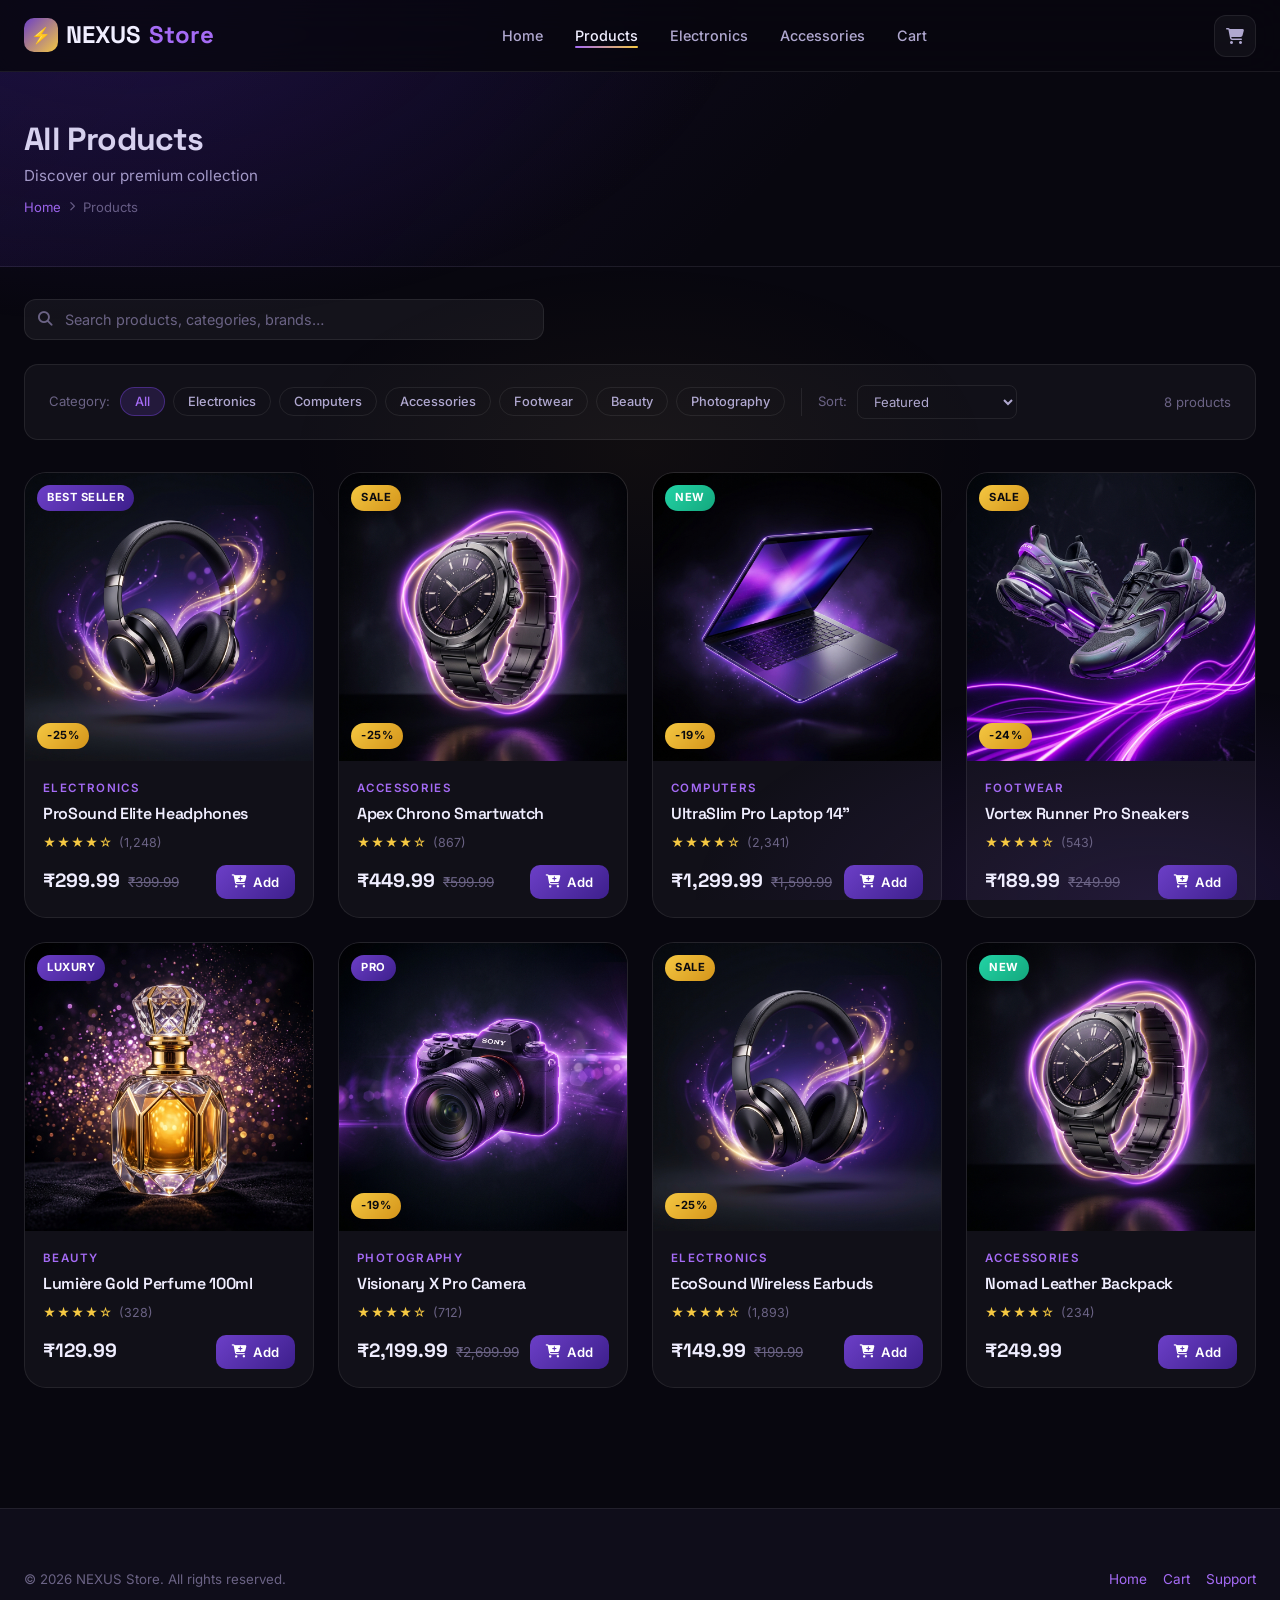
<file: products.html>
<!DOCTYPE html>
<html lang="en">
<head>
  <meta charset="UTF-8" />
  <meta name="viewport" content="width=device-width, initial-scale=1.0" />
  <title>All Products — NEXUS Store</title>
  <meta name="description" content="Browse our full catalog of premium products. Filter by category, search, and sort to find exactly what you need." />
  <link rel="icon" href="data:image/svg+xml,<svg xmlns='http://www.w3.org/2000/svg' viewBox='0 0 100 100'><text y='.9em' font-size='90'>⚡</text></svg>" />
  <link rel="stylesheet" href="css/style.css" />
  <link rel="stylesheet" href="css/animations.css" />
  <link rel="stylesheet" href="https://cdnjs.cloudflare.com/ajax/libs/font-awesome/6.5.0/css/all.min.css" />
</head>
<body>

<div id="toast-container" aria-live="polite"></div>

<!-- ── Navbar ── -->
<nav class="navbar" id="navbar" role="navigation" aria-label="Main navigation">
  <div class="container nav-inner">
    <a href="index.html" class="nav-logo">
      <div class="logo-icon">⚡</div>
      NEXUS<span>Store</span>
    </a>
    <ul class="nav-links" role="list">
      <li><a href="index.html">Home</a></li>
      <li><a href="products.html" class="active">Products</a></li>
      <li><a href="products.html?cat=Electronics">Electronics</a></li>
      <li><a href="products.html?cat=Accessories">Accessories</a></li>
      <li><a href="cart.html">Cart</a></li>
    </ul>
    <div class="nav-actions">
      <a href="cart.html" class="nav-btn" title="Cart" aria-label="Shopping cart" id="nav-cart-btn">
        <i class="fa-solid fa-cart-shopping"></i>
        <span class="cart-badge" style="display:none;">0</span>
      </a>
      <button class="hamburger" id="hamburger" aria-label="Toggle menu">
        <span></span><span></span><span></span>
      </button>
    </div>
  </div>
</nav>

<div class="mobile-menu" id="mobile-menu">
  <a href="index.html">Home</a>
  <a href="products.html" class="active">All Products</a>
  <a href="products.html?cat=Electronics">Electronics</a>
  <a href="products.html?cat=Accessories">Accessories</a>
  <a href="cart.html">Shopping Cart</a>
</div>

<!-- ── Page Header ── -->
<header class="page-header" aria-label="Page header">
  <div class="container">
    <h1>All Products</h1>
    <p style="color:var(--text-secondary);font-size:.95rem;margin-top:4px;">Discover our premium collection</p>
    <div class="breadcrumb" aria-label="Breadcrumb">
      <a href="index.html">Home</a>
      <i class="fa-solid fa-chevron-right"></i>
      <span>Products</span>
    </div>
  </div>
</header>

<main style="padding-top:32px;padding-bottom:80px;">
  <div class="container">

    <!-- ── Search ── -->
    <div class="search-wrap mb-24 reveal" style="max-width:520px;">
      <i class="fa-solid fa-magnifying-glass"></i>
      <input
        type="search"
        id="product-search"
        class="search-input"
        placeholder="Search products, categories, brands…"
        aria-label="Search products"
      />
    </div>

    <!-- ── Filter Bar ── -->
    <div class="filter-bar reveal" role="toolbar" aria-label="Product filters">
      <div class="filter-group">
        <span class="filter-label">Category:</span>
        <div class="filter-chips" role="group" aria-label="Category filters">
          <button class="filter-chip active" data-cat="All" aria-pressed="true">All</button>
          <button class="filter-chip" data-cat="Electronics" aria-pressed="false">Electronics</button>
          <button class="filter-chip" data-cat="Computers" aria-pressed="false">Computers</button>
          <button class="filter-chip" data-cat="Accessories" aria-pressed="false">Accessories</button>
          <button class="filter-chip" data-cat="Footwear" aria-pressed="false">Footwear</button>
          <button class="filter-chip" data-cat="Beauty" aria-pressed="false">Beauty</button>
          <button class="filter-chip" data-cat="Photography" aria-pressed="false">Photography</button>
        </div>
      </div>
      <div class="filter-divider" role="separator"></div>
      <div class="filter-group">
        <span class="filter-label">Sort:</span>
        <select id="sort-select" class="sort-select" aria-label="Sort products">
          <option value="default">Featured</option>
          <option value="price-asc">Price: Low to High</option>
          <option value="price-desc">Price: High to Low</option>
          <option value="rating">Top Rated</option>
          <option value="reviews">Most Reviewed</option>
          <option value="name">Name: A–Z</option>
        </select>
      </div>
      <div style="margin-left:auto;">
        <span id="product-count" style="font-size:.82rem;color:var(--text-muted);">8 products</span>
      </div>
    </div>

    <!-- ── Products Grid ── -->
    <div class="products-grid" id="products-grid" role="list" aria-label="Products list"></div>

  </div>
</main>

<!-- ── Footer ── -->
<footer class="footer" role="contentinfo">
  <div class="container">
    <div class="footer-bottom" style="border-top:none;padding-top:0;">
      <p>© 2026 NEXUS Store. All rights reserved.</p>
      <div style="display:flex;gap:16px;">
        <a href="index.html" style="color:var(--purple-light);font-size:.85rem;">Home</a>
        <a href="cart.html" style="color:var(--purple-light);font-size:.85rem;">Cart</a>
        <a href="#" style="color:var(--purple-light);font-size:.85rem;">Support</a>
      </div>
    </div>
  </div>
</footer>

<script src="js/products.js"></script>
<script src="js/cart.js"></script>
<script src="js/pricing.js"></script>
<script src="js/main.js"></script>
</body>
</html>
</file>
<file: css/style.css>
/* ============================================================
   NEXUS STORE — Premium E-Commerce Design System
   Color Palette: Deep purple/violet + gold accent on dark bg
   ============================================================ */

@import url('https://fonts.googleapis.com/css2?family=Inter:wght@300;400;500;600;700;800;900&family=Space+Grotesk:wght@400;500;600;700&display=swap');

/* ── CSS Variables ── */
:root {
  --bg-primary:    #08070f;
  --bg-secondary:  #0f0d1a;
  --bg-card:       rgba(255,255,255,0.04);
  --bg-card-hover: rgba(255,255,255,0.08);

  --purple-deep:   #3d1f8c;
  --purple-mid:    #6c3fc7;
  --purple-light:  #a56bf5;
  --purple-glow:   rgba(108,63,199,0.35);
  --gold:          #f5c842;
  --gold-dim:      #c9a22a;
  --gold-glow:     rgba(245,200,66,0.25);

  --text-primary:  #f0eeff;
  --text-secondary:#b0a8d0;
  --text-muted:    #6b6385;

  --border:        rgba(255,255,255,0.08);
  --border-glow:   rgba(108,63,199,0.5);

  --success:       #22d3a5;
  --danger:        #f55b5b;
  --warning:       #f5a642;

  --radius-sm:     8px;
  --radius-md:     14px;
  --radius-lg:     22px;
  --radius-xl:     32px;

  --shadow-card:   0 8px 32px rgba(0,0,0,0.45);
  --shadow-glow:   0 0 40px rgba(108,63,199,0.3);
  --shadow-gold:   0 0 20px rgba(245,200,66,0.25);

  --transition:    all 0.3s cubic-bezier(0.4,0,0.2,1);
  --transition-fast: all 0.15s ease;

  --nav-height: 72px;
}

/* ── Reset & Base ── */
*, *::before, *::after { box-sizing: border-box; margin: 0; padding: 0; }

html { scroll-behavior: smooth; font-size: 16px; }

body {
  font-family: 'Inter', sans-serif;
  background: var(--bg-primary);
  color: var(--text-primary);
  line-height: 1.6;
  overflow-x: hidden;
  min-height: 100vh;
}

/* Global background mesh */
body::before {
  content: '';
  position: fixed;
  top: 0; left: 0;
  width: 100%; height: 100%;
  background:
    radial-gradient(ellipse 80% 60% at 10% 0%, rgba(61,31,140,0.25) 0%, transparent 60%),
    radial-gradient(ellipse 60% 40% at 90% 100%, rgba(108,63,199,0.18) 0%, transparent 60%),
    radial-gradient(ellipse 40% 30% at 50% 50%, rgba(245,200,66,0.04) 0%, transparent 70%);
  pointer-events: none;
  z-index: 0;
}

/* ── Typography ── */
h1, h2, h3, h4, h5 {
  font-family: 'Space Grotesk', sans-serif;
  font-weight: 700;
  letter-spacing: -0.02em;
  line-height: 1.2;
}
h1 { font-size: clamp(2.2rem, 5vw, 3.8rem); }
h2 { font-size: clamp(1.6rem, 3.5vw, 2.4rem); }
h3 { font-size: clamp(1.2rem, 2.5vw, 1.6rem); }

a { text-decoration: none; color: inherit; transition: var(--transition); }
img { max-width: 100%; display: block; }
ul { list-style: none; }
button { cursor: pointer; border: none; font-family: inherit; }
input, select, textarea { font-family: inherit; }

/* ── Layout ── */
.container {
  max-width: 1280px;
  margin: 0 auto;
  padding: 0 24px;
}

.section { padding: 80px 0; }
.section-header { margin-bottom: 48px; text-align: center; }
.section-tag {
  display: inline-block;
  font-size: 0.75rem;
  font-weight: 600;
  letter-spacing: 0.15em;
  text-transform: uppercase;
  color: var(--gold);
  background: rgba(245,200,66,0.1);
  border: 1px solid rgba(245,200,66,0.25);
  padding: 4px 14px;
  border-radius: 100px;
  margin-bottom: 14px;
}
.section-title { color: var(--text-primary); }
.section-title span { color: var(--purple-light); }
.section-subtitle {
  color: var(--text-secondary);
  font-size: 1.05rem;
  max-width: 540px;
  margin: 12px auto 0;
}

/* ── Navbar ── */
.navbar {
  position: fixed;
  top: 0; left: 0; right: 0;
  height: var(--nav-height);
  z-index: 1000;
  background: rgba(8,7,15,0.7);
  backdrop-filter: blur(20px);
  -webkit-backdrop-filter: blur(20px);
  border-bottom: 1px solid var(--border);
  transition: var(--transition);
}
.navbar.scrolled {
  background: rgba(8,7,15,0.95);
  box-shadow: 0 4px 24px rgba(0,0,0,0.4);
}
.nav-inner {
  display: flex;
  align-items: center;
  justify-content: space-between;
  height: 100%;
}
.nav-logo {
  font-family: 'Space Grotesk', sans-serif;
  font-size: 1.5rem;
  font-weight: 800;
  color: var(--text-primary);
  display: flex;
  align-items: center;
  gap: 8px;
}
.nav-logo .logo-icon {
  width: 34px; height: 34px;
  background: linear-gradient(135deg, var(--purple-mid), var(--gold));
  border-radius: 10px;
  display: flex;
  align-items: center;
  justify-content: center;
  font-size: 1rem;
}
.nav-logo span { color: var(--purple-light); }

.nav-links {
  display: flex;
  align-items: center;
  gap: 32px;
}
.nav-links a {
  font-size: 0.9rem;
  font-weight: 500;
  color: var(--text-secondary);
  position: relative;
  padding-bottom: 2px;
}
.nav-links a::after {
  content: '';
  position: absolute;
  bottom: -2px; left: 0;
  width: 0; height: 2px;
  background: linear-gradient(90deg, var(--purple-light), var(--gold));
  border-radius: 2px;
  transition: var(--transition);
}
.nav-links a:hover, .nav-links a.active {
  color: var(--text-primary);
}
.nav-links a:hover::after, .nav-links a.active::after { width: 100%; }

.nav-actions {
  display: flex;
  align-items: center;
  gap: 8px;
}
.nav-btn {
  width: 42px; height: 42px;
  border-radius: 12px;
  background: var(--bg-card);
  border: 1px solid var(--border);
  color: var(--text-secondary);
  display: flex;
  align-items: center;
  justify-content: center;
  font-size: 1rem;
  transition: var(--transition);
  position: relative;
}
.nav-btn:hover {
  background: var(--bg-card-hover);
  color: var(--text-primary);
  border-color: var(--border-glow);
  box-shadow: var(--shadow-glow);
}
.cart-badge {
  position: absolute;
  top: -4px; right: -4px;
  min-width: 18px; height: 18px;
  background: linear-gradient(135deg, var(--purple-mid), var(--gold));
  border-radius: 100px;
  font-size: 0.65rem;
  font-weight: 700;
  color: #fff;
  display: flex;
  align-items: center;
  justify-content: center;
  padding: 0 4px;
  border: 2px solid var(--bg-primary);
}

.hamburger {
  display: none;
  flex-direction: column;
  gap: 5px;
  background: none;
  padding: 6px;
}
.hamburger span {
  width: 22px; height: 2px;
  background: var(--text-secondary);
  border-radius: 2px;
  transition: var(--transition);
}

/* ── Buttons ── */
.btn {
  display: inline-flex;
  align-items: center;
  gap: 8px;
  padding: 12px 26px;
  border-radius: 12px;
  font-weight: 600;
  font-size: 0.9rem;
  transition: var(--transition);
  cursor: pointer;
  border: none;
  position: relative;
  overflow: hidden;
  white-space: nowrap;
}
.btn::before {
  content: '';
  position: absolute;
  inset: 0;
  opacity: 0;
  transition: var(--transition);
}
.btn:hover::before { opacity: 1; }

.btn-primary {
  background: linear-gradient(135deg, var(--purple-mid) 0%, var(--purple-deep) 100%);
  color: #fff;
  box-shadow: 0 4px 16px rgba(108,63,199,0.4);
}
.btn-primary::before {
  background: linear-gradient(135deg, var(--purple-light) 0%, var(--purple-mid) 100%);
}
.btn-primary:hover {
  transform: translateY(-2px);
  box-shadow: 0 8px 28px rgba(108,63,199,0.55);
}

.btn-gold {
  background: linear-gradient(135deg, var(--gold) 0%, #e8a020 100%);
  color: #0a0a0f;
  font-weight: 700;
  box-shadow: var(--shadow-gold);
}
.btn-gold:hover {
  transform: translateY(-2px);
  box-shadow: 0 8px 28px rgba(245,200,66,0.4);
}

.btn-outline {
  background: transparent;
  border: 1px solid var(--border-glow);
  color: var(--purple-light);
}
.btn-outline::before {
  background: rgba(108,63,199,0.1);
}
.btn-outline:hover {
  border-color: var(--purple-light);
  transform: translateY(-2px);
}

.btn-ghost {
  background: var(--bg-card);
  border: 1px solid var(--border);
  color: var(--text-secondary);
}
.btn-ghost:hover {
  background: var(--bg-card-hover);
  color: var(--text-primary);
  border-color: var(--border-glow);
}

.btn-sm { padding: 8px 18px; font-size: 0.82rem; border-radius: 9px; }
.btn-lg { padding: 15px 34px; font-size: 1rem; border-radius: 14px; }
.btn-icon-only { padding: 10px; width: 42px; height: 42px; }

/* ── Cards ── */
.card {
  background: var(--bg-card);
  border: 1px solid var(--border);
  border-radius: var(--radius-lg);
  transition: var(--transition);
  overflow: hidden;
}
.card:hover {
  background: var(--bg-card-hover);
  border-color: var(--border-glow);
  box-shadow: var(--shadow-card), var(--shadow-glow);
  transform: translateY(-4px);
}

/* ── Product Card ── */
.product-card {
  background: var(--bg-card);
  border: 1px solid var(--border);
  border-radius: var(--radius-lg);
  overflow: hidden;
  transition: var(--transition);
  position: relative;
  cursor: pointer;
}
.product-card:hover {
  border-color: var(--border-glow);
  box-shadow: var(--shadow-card), var(--shadow-glow);
  transform: translateY(-6px);
}
.product-img-wrap {
  position: relative;
  overflow: hidden;
  background: linear-gradient(135deg, rgba(61,31,140,0.15), rgba(108,63,199,0.1));
  aspect-ratio: 1/1;
}
.product-img-wrap img {
  width: 100%; height: 100%;
  object-fit: cover;
  transition: transform 0.5s cubic-bezier(0.4,0,0.2,1);
}
.product-card:hover .product-img-wrap img { transform: scale(1.07); }

.product-badge {
  position: absolute;
  top: 12px; left: 12px;
  background: linear-gradient(135deg, var(--purple-mid), var(--purple-deep));
  color: #fff;
  font-size: 0.7rem;
  font-weight: 700;
  letter-spacing: 0.05em;
  padding: 4px 10px;
  border-radius: 100px;
  text-transform: uppercase;
  z-index: 2;
}
.product-badge.badge-sale {
  background: linear-gradient(135deg, var(--gold), #d4941a);
  color: #0a0a0f;
}
.product-badge.badge-new {
  background: linear-gradient(135deg, var(--success), #14a87e);
}

.product-actions-overlay {
  position: absolute;
  top: 12px; right: 12px;
  display: flex;
  flex-direction: column;
  gap: 8px;
  opacity: 0;
  transform: translateX(10px);
  transition: var(--transition);
  z-index: 2;
}
.product-card:hover .product-actions-overlay {
  opacity: 1;
  transform: translateX(0);
}
.action-icon-btn {
  width: 36px; height: 36px;
  background: rgba(8,7,15,0.85);
  backdrop-filter: blur(8px);
  border: 1px solid var(--border);
  border-radius: 10px;
  color: var(--text-secondary);
  display: flex;
  align-items: center;
  justify-content: center;
  font-size: 0.85rem;
  cursor: pointer;
  transition: var(--transition);
}
.action-icon-btn:hover {
  color: var(--gold);
  border-color: var(--gold);
  background: rgba(245,200,66,0.1);
}
.action-icon-btn.wishlisted {
  color: #f55b5b;
  border-color: #f55b5b;
  background: rgba(245,91,91,0.1);
}

.product-info { padding: 18px; }
.product-category {
  font-size: 0.72rem;
  font-weight: 600;
  letter-spacing: 0.12em;
  text-transform: uppercase;
  color: var(--purple-light);
  margin-bottom: 6px;
}
.product-name {
  font-size: 1rem;
  font-weight: 600;
  color: var(--text-primary);
  margin-bottom: 8px;
  line-height: 1.35;
  display: -webkit-box;
  -webkit-line-clamp: 2;
  -webkit-box-orient: vertical;
  overflow: hidden;
}
.product-rating {
  display: flex;
  align-items: center;
  gap: 6px;
  margin-bottom: 12px;
}
.stars { color: var(--gold); font-size: 0.78rem; letter-spacing: 1px; }
.rating-count { font-size: 0.78rem; color: var(--text-muted); }
.product-price-row {
  display: flex;
  align-items: center;
  justify-content: space-between;
  gap: 8px;
}
.product-price {
  display: flex;
  align-items: baseline;
  gap: 8px;
}
.price-current {
  font-family: 'Space Grotesk', sans-serif;
  font-size: 1.2rem;
  font-weight: 700;
  color: var(--text-primary);
}
.price-original {
  font-size: 0.85rem;
  color: var(--text-muted);
  text-decoration: line-through;
}
.btn-add-cart {
  padding: 9px 16px;
  border-radius: 10px;
  background: linear-gradient(135deg, var(--purple-mid), var(--purple-deep));
  color: #fff;
  font-size: 0.82rem;
  font-weight: 600;
  border: none;
  cursor: pointer;
  transition: var(--transition);
  white-space: nowrap;
  display: flex;
  align-items: center;
  gap: 6px;
}
.btn-add-cart:hover {
  background: linear-gradient(135deg, var(--purple-light), var(--purple-mid));
  box-shadow: 0 4px 16px rgba(108,63,199,0.4);
  transform: translateY(-1px);
}

/* ── Forms ── */
.form-group { margin-bottom: 20px; }
.form-label {
  display: block;
  font-size: 0.85rem;
  font-weight: 500;
  color: var(--text-secondary);
  margin-bottom: 7px;
}
.form-control {
  width: 100%;
  background: rgba(255,255,255,0.05);
  border: 1px solid var(--border);
  border-radius: var(--radius-sm);
  padding: 12px 16px;
  color: var(--text-primary);
  font-size: 0.9rem;
  outline: none;
  transition: var(--transition);
}
.form-control:focus {
  border-color: var(--purple-light);
  box-shadow: 0 0 0 3px rgba(108,63,199,0.15);
  background: rgba(255,255,255,0.07);
}
.form-control::placeholder { color: var(--text-muted); }
select.form-control option { background: var(--bg-secondary); color: var(--text-primary); }

/* ── Search bar ── */
.search-wrap {
  position: relative;
  display: flex;
  align-items: center;
}
.search-wrap i {
  position: absolute;
  left: 14px;
  color: var(--text-muted);
  font-size: 0.9rem;
}
.search-input {
  width: 100%;
  padding: 11px 16px 11px 40px;
  background: rgba(255,255,255,0.05);
  border: 1px solid var(--border);
  border-radius: 12px;
  color: var(--text-primary);
  font-size: 0.9rem;
  outline: none;
  transition: var(--transition);
}
.search-input:focus {
  border-color: var(--purple-light);
  box-shadow: 0 0 0 3px rgba(108,63,199,0.12);
  background: rgba(255,255,255,0.07);
}
.search-input::placeholder { color: var(--text-muted); }

/* ── Toast Notifications ── */
#toast-container {
  position: fixed;
  bottom: 28px; right: 28px;
  z-index: 9999;
  display: flex;
  flex-direction: column;
  gap: 10px;
  pointer-events: none;
}
.toast {
  background: rgba(15,13,26,0.95);
  backdrop-filter: blur(20px);
  border: 1px solid var(--border);
  border-radius: 14px;
  padding: 14px 20px;
  display: flex;
  align-items: center;
  gap: 12px;
  min-width: 280px;
  max-width: 360px;
  box-shadow: 0 8px 32px rgba(0,0,0,0.5);
  animation: toastIn 0.4s cubic-bezier(0.4,0,0.2,1) forwards;
  pointer-events: all;
}
.toast.toast-exit { animation: toastOut 0.3s ease forwards; }
.toast-icon {
  width: 36px; height: 36px;
  border-radius: 10px;
  display: flex;
  align-items: center;
  justify-content: center;
  font-size: 1rem;
  flex-shrink: 0;
}
.toast-success .toast-icon { background: rgba(34,211,165,0.15); color: var(--success); }
.toast-error .toast-icon   { background: rgba(245,91,91,0.15);  color: var(--danger);  }
.toast-info .toast-icon    { background: rgba(108,63,199,0.15); color: var(--purple-light); }
.toast-text { flex: 1; }
.toast-title { font-size: 0.88rem; font-weight: 600; color: var(--text-primary); margin-bottom: 2px; }
.toast-msg   { font-size: 0.78rem; color: var(--text-secondary); }
.toast-close {
  background: none;
  border: none;
  color: var(--text-muted);
  font-size: 0.85rem;
  cursor: pointer;
  padding: 2px;
  transition: var(--transition-fast);
}
.toast-close:hover { color: var(--text-primary); }

/* ── Footer ── */
.footer {
  background: var(--bg-secondary);
  border-top: 1px solid var(--border);
  padding: 60px 0 28px;
  margin-top: 40px;
}
.footer-grid {
  display: grid;
  grid-template-columns: 2fr 1fr 1fr 1fr;
  gap: 48px;
  margin-bottom: 48px;
}
.footer-brand { }
.footer-brand .nav-logo { font-size: 1.3rem; margin-bottom: 14px; }
.footer-desc { color: var(--text-secondary); font-size: 0.88rem; line-height: 1.7; max-width: 260px; }
.footer-social {
  display: flex;
  gap: 10px;
  margin-top: 20px;
}
.social-btn {
  width: 38px; height: 38px;
  background: var(--bg-card);
  border: 1px solid var(--border);
  border-radius: 10px;
  display: flex;
  align-items: center;
  justify-content: center;
  color: var(--text-secondary);
  font-size: 0.9rem;
  transition: var(--transition);
}
.social-btn:hover {
  background: rgba(108,63,199,0.2);
  border-color: var(--border-glow);
  color: var(--purple-light);
  transform: translateY(-2px);
}
.footer-col h4 {
  font-size: 0.85rem;
  font-weight: 700;
  text-transform: uppercase;
  letter-spacing: 0.1em;
  color: var(--text-primary);
  margin-bottom: 18px;
}
.footer-links { display: flex; flex-direction: column; gap: 10px; }
.footer-links a {
  font-size: 0.87rem;
  color: var(--text-secondary);
  transition: var(--transition-fast);
}
.footer-links a:hover { color: var(--purple-light); padding-left: 4px; }
.footer-bottom {
  border-top: 1px solid var(--border);
  padding-top: 24px;
  display: flex;
  align-items: center;
  justify-content: space-between;
  flex-wrap: wrap;
  gap: 12px;
}
.footer-bottom p { font-size: 0.83rem; color: var(--text-muted); }
.footer-bottom a { color: var(--purple-light); }

/* ── Hero (index) ── */
.hero {
  min-height: 100vh;
  display: flex;
  align-items: center;
  padding-top: var(--nav-height);
  position: relative;
  overflow: hidden;
}
.hero-bg-orbs {
  position: absolute;
  inset: 0;
  pointer-events: none;
}
.orb {
  position: absolute;
  border-radius: 50%;
  filter: blur(90px);
  opacity: 0.35;
  animation: orbFloat 8s ease-in-out infinite;
}
.orb-1 {
  width: 600px; height: 600px;
  background: radial-gradient(circle, var(--purple-mid), transparent 70%);
  top: -200px; left: -150px;
  animation-delay: 0s;
}
.orb-2 {
  width: 400px; height: 400px;
  background: radial-gradient(circle, var(--gold-dim), transparent 70%);
  top: 40%; right: -100px;
  animation-delay: -3s;
}
.orb-3 {
  width: 350px; height: 350px;
  background: radial-gradient(circle, var(--purple-deep), transparent 70%);
  bottom: -100px; left: 30%;
  animation-delay: -5s;
}

.hero-content {
  position: relative;
  z-index: 2;
  display: grid;
  grid-template-columns: 1fr 1fr;
  gap: 60px;
  align-items: center;
}
.hero-text { }
.hero-tag {
  display: inline-flex;
  align-items: center;
  gap: 8px;
  background: rgba(245,200,66,0.1);
  border: 1px solid rgba(245,200,66,0.3);
  border-radius: 100px;
  padding: 6px 16px;
  font-size: 0.8rem;
  font-weight: 600;
  color: var(--gold);
  letter-spacing: 0.05em;
  margin-bottom: 24px;
  animation: fadeInUp 0.6s ease forwards;
}
.hero-tag i { font-size: 0.75rem; }
.hero-headline {
  animation: fadeInUp 0.7s 0.1s ease forwards;
  opacity: 0;
  margin-bottom: 20px;
}
.hero-headline .gradient-text {
  background: linear-gradient(135deg, var(--purple-light) 0%, var(--gold) 100%);
  -webkit-background-clip: text;
  -webkit-text-fill-color: transparent;
  background-clip: text;
}
.hero-subtext {
  font-size: 1.1rem;
  color: var(--text-secondary);
  line-height: 1.7;
  max-width: 480px;
  margin-bottom: 36px;
  animation: fadeInUp 0.7s 0.2s ease forwards;
  opacity: 0;
}
.hero-cta {
  display: flex;
  align-items: center;
  gap: 14px;
  flex-wrap: wrap;
  animation: fadeInUp 0.7s 0.3s ease forwards;
  opacity: 0;
}
.hero-stats {
  display: flex;
  gap: 32px;
  margin-top: 48px;
  animation: fadeInUp 0.7s 0.4s ease forwards;
  opacity: 0;
}
.stat { }
.stat-value {
  font-family: 'Space Grotesk', sans-serif;
  font-size: 1.8rem;
  font-weight: 800;
  color: var(--text-primary);
}
.stat-value span { color: var(--gold); }
.stat-label { font-size: 0.8rem; color: var(--text-muted); margin-top: 2px; }

.hero-visual {
  position: relative;
  animation: fadeInRight 0.9s 0.2s ease forwards;
  opacity: 0;
}
.hero-img-wrap {
  position: relative;
  border-radius: var(--radius-xl);
  overflow: hidden;
  aspect-ratio: 1/1;
  background: linear-gradient(135deg, rgba(61,31,140,0.3), rgba(108,63,199,0.15));
  border: 1px solid var(--border);
  box-shadow: var(--shadow-glow);
}
.hero-img-wrap img { width: 100%; height: 100%; object-fit: cover; }
.hero-float-card {
  position: absolute;
  background: rgba(8,7,15,0.85);
  backdrop-filter: blur(16px);
  border: 1px solid var(--border-glow);
  border-radius: var(--radius-md);
  padding: 14px 18px;
  animation: cardFloat 3s ease-in-out infinite;
}
.hero-float-card.card-1 {
  bottom: 28px; left: -28px;
  animation-delay: 0s;
}
.hero-float-card.card-2 {
  top: 28px; right: -28px;
  animation-delay: -1.5s;
}
.float-card-label { font-size: 0.7rem; color: var(--text-muted); margin-bottom: 4px; }
.float-card-value { font-size: 1.1rem; font-weight: 700; color: var(--text-primary); display: flex; align-items: center; gap: 6px; }
.float-card-value .up { color: var(--success); font-size: 0.75rem; }

/* ── Categories ── */
.categories-grid {
  display: grid;
  grid-template-columns: repeat(auto-fill, minmax(160px, 1fr));
  gap: 16px;
}
.category-card {
  background: var(--bg-card);
  border: 1px solid var(--border);
  border-radius: var(--radius-md);
  padding: 28px 16px 20px;
  text-align: center;
  cursor: pointer;
  transition: var(--transition);
  display: flex;
  flex-direction: column;
  align-items: center;
  gap: 12px;
  text-decoration: none;
}
.category-card:hover {
  background: var(--bg-card-hover);
  border-color: var(--border-glow);
  transform: translateY(-4px);
  box-shadow: var(--shadow-glow);
}
.cat-icon {
  width: 54px; height: 54px;
  border-radius: 16px;
  display: flex;
  align-items: center;
  justify-content: center;
  font-size: 1.4rem;
  transition: var(--transition);
}
.category-card:hover .cat-icon { transform: scale(1.1); }
.cat-name { font-size: 0.88rem; font-weight: 600; color: var(--text-primary); }
.cat-count { font-size: 0.75rem; color: var(--text-muted); }

/* ── Products Grid ── */
.products-grid {
  display: grid;
  grid-template-columns: repeat(auto-fill, minmax(260px, 1fr));
  gap: 24px;
}

/* ── Promo Banner ── */
.promo-banner {
  border-radius: var(--radius-xl);
  background: linear-gradient(135deg, var(--purple-deep) 0%, rgba(108,63,199,0.6) 50%, rgba(245,200,66,0.15) 100%);
  border: 1px solid var(--border-glow);
  padding: 56px 48px;
  position: relative;
  overflow: hidden;
}
.promo-banner::before {
  content: '';
  position: absolute;
  top: -60%; right: -10%;
  width: 500px; height: 500px;
  background: radial-gradient(circle, rgba(245,200,66,0.15) 0%, transparent 70%);
  pointer-events: none;
}
.promo-content { position: relative; z-index: 2; max-width: 520px; }
.promo-content .section-tag { margin-bottom: 16px; }
.promo-content h2 { color: #fff; margin-bottom: 14px; }
.promo-content p { color: rgba(255,255,255,0.7); margin-bottom: 28px; font-size: 1rem; }

/* ── Filter Bar ── */
.filter-bar {
  background: var(--bg-card);
  border: 1px solid var(--border);
  border-radius: var(--radius-md);
  padding: 20px 24px;
  display: flex;
  align-items: center;
  gap: 16px;
  flex-wrap: wrap;
  margin-bottom: 32px;
}
.filter-group { display: flex; align-items: center; gap: 10px; }
.filter-label { font-size: 0.82rem; color: var(--text-muted); white-space: nowrap; }
.filter-chips { display: flex; gap: 8px; flex-wrap: wrap; }
.filter-chip {
  padding: 6px 14px;
  border-radius: 100px;
  background: transparent;
  border: 1px solid var(--border);
  color: var(--text-secondary);
  font-size: 0.8rem;
  font-weight: 500;
  cursor: pointer;
  transition: var(--transition-fast);
}
.filter-chip:hover, .filter-chip.active {
  background: rgba(108,63,199,0.2);
  border-color: var(--border-glow);
  color: var(--purple-light);
}
.filter-divider {
  width: 1px;
  height: 28px;
  background: var(--border);
}
.sort-select {
  background: transparent;
  border: 1px solid var(--border);
  border-radius: 8px;
  padding: 7px 12px;
  color: var(--text-secondary);
  font-size: 0.82rem;
  outline: none;
  cursor: pointer;
  transition: var(--transition-fast);
}
.sort-select:focus { border-color: var(--border-glow); color: var(--text-primary); }
.sort-select option { background: var(--bg-secondary); }

/* ── Cart Page ── */
.cart-layout {
  display: grid;
  grid-template-columns: 1fr 360px;
  gap: 28px;
  align-items: start;
}
.cart-item {
  display: grid;
  grid-template-columns: 90px 1fr auto;
  gap: 16px;
  align-items: center;
  padding: 20px;
  background: var(--bg-card);
  border: 1px solid var(--border);
  border-radius: var(--radius-md);
  transition: var(--transition);
}
.cart-item:hover { border-color: var(--border-glow); }
.cart-item-img {
  width: 90px; height: 90px;
  border-radius: var(--radius-sm);
  object-fit: cover;
  background: rgba(108,63,199,0.1);
}
.cart-item-name { font-size: 0.95rem; font-weight: 600; color: var(--text-primary); margin-bottom: 4px; }
.cart-item-cat { font-size: 0.78rem; color: var(--text-muted); margin-bottom: 10px; }
.qty-control {
  display: flex;
  align-items: center;
  gap: 0;
  background: rgba(255,255,255,0.05);
  border: 1px solid var(--border);
  border-radius: 8px;
  overflow: hidden;
  width: fit-content;
}
.qty-btn {
  width: 34px; height: 34px;
  background: none;
  border: none;
  color: var(--text-secondary);
  font-size: 0.9rem;
  cursor: pointer;
  transition: var(--transition-fast);
  display: flex;
  align-items: center;
  justify-content: center;
}
.qty-btn:hover { background: rgba(108,63,199,0.2); color: var(--text-primary); }
.qty-value {
  width: 38px;
  text-align: center;
  font-size: 0.9rem;
  font-weight: 600;
  color: var(--text-primary);
  border-left: 1px solid var(--border);
  border-right: 1px solid var(--border);
  height: 34px;
  display: flex;
  align-items: center;
  justify-content: center;
}
.cart-item-price {
  font-family: 'Space Grotesk', sans-serif;
  font-size: 1.1rem;
  font-weight: 700;
  color: var(--text-primary);
  text-align: right;
  white-space: nowrap;
}
.cart-remove {
  background: none;
  border: none;
  color: var(--text-muted);
  cursor: pointer;
  font-size: 0.85rem;
  padding: 4px;
  transition: var(--transition-fast);
  display: block;
  text-align: right;
  margin-top: 8px;
}
.cart-remove:hover { color: var(--danger); }

/* ── Order Summary ── */
.order-summary {
  background: var(--bg-card);
  border: 1px solid var(--border);
  border-radius: var(--radius-lg);
  padding: 28px;
  position: sticky;
  top: calc(var(--nav-height) + 20px);
}
.order-summary h3 { margin-bottom: 24px; font-size: 1.1rem; }
.summary-row {
  display: flex;
  justify-content: space-between;
  align-items: center;
  margin-bottom: 12px;
  font-size: 0.88rem;
  color: var(--text-secondary);
}
.summary-row.total {
  font-size: 1.05rem;
  font-weight: 700;
  color: var(--text-primary);
  border-top: 1px solid var(--border);
  padding-top: 14px;
  margin-top: 8px;
}
.summary-row.total .price { color: var(--gold); }
.coupon-wrap { margin: 20px 0; }
.coupon-input-row {
  display: flex;
  gap: 8px;
}
.coupon-input-row input {
  flex: 1;
  padding: 10px 14px;
  background: rgba(255,255,255,0.05);
  border: 1px solid var(--border);
  border-radius: 8px;
  color: var(--text-primary);
  font-size: 0.85rem;
  outline: none;
  transition: var(--transition);
}
.coupon-input-row input:focus {
  border-color: var(--purple-light);
  box-shadow: 0 0 0 3px rgba(108,63,199,0.12);
}
.coupon-input-row input::placeholder { color: var(--text-muted); }

/* ── Checkout ── */
.checkout-layout {
  display: grid;
  grid-template-columns: 1fr 380px;
  gap: 28px;
  align-items: start;
}
.checkout-steps {
  display: flex;
  gap: 0;
  margin-bottom: 32px;
  background: var(--bg-card);
  border: 1px solid var(--border);
  border-radius: var(--radius-md);
  overflow: hidden;
}
.step {
  flex: 1;
  padding: 16px;
  text-align: center;
  position: relative;
  transition: var(--transition);
}
.step.active {
  background: rgba(108,63,199,0.15);
  border-bottom: 2px solid var(--purple-light);
}
.step.done { opacity: 0.6; }
.step-num {
  width: 28px; height: 28px;
  border-radius: 50%;
  background: var(--border);
  color: var(--text-muted);
  font-size: 0.8rem;
  font-weight: 700;
  display: flex;
  align-items: center;
  justify-content: center;
  margin: 0 auto 6px;
}
.step.active .step-num {
  background: linear-gradient(135deg, var(--purple-mid), var(--purple-light));
  color: #fff;
}
.step.done .step-num {
  background: var(--success);
  color: #fff;
}
.step-label { font-size: 0.78rem; font-weight: 600; color: var(--text-secondary); }
.step.active .step-label { color: var(--purple-light); }
.checkout-panel {
  background: var(--bg-card);
  border: 1px solid var(--border);
  border-radius: var(--radius-lg);
  padding: 32px;
}
.checkout-panel h3 { margin-bottom: 24px; font-size: 1.1rem; }
.form-row { display: grid; grid-template-columns: 1fr 1fr; gap: 16px; }

/* ── Product Detail ── */
.detail-layout {
  display: grid;
  grid-template-columns: 1fr 1fr;
  gap: 56px;
  align-items: start;
}
.detail-gallery {}
.main-img {
  width: 100%;
  aspect-ratio: 1/1;
  border-radius: var(--radius-lg);
  overflow: hidden;
  border: 1px solid var(--border);
  box-shadow: var(--shadow-glow);
}
.main-img img { width: 100%; height: 100%; object-fit: cover; }
.thumb-strip {
  display: flex;
  gap: 10px;
  margin-top: 12px;
}
.thumb {
  width: 70px; height: 70px;
  border-radius: var(--radius-sm);
  overflow: hidden;
  cursor: pointer;
  border: 2px solid transparent;
  transition: var(--transition-fast);
  flex-shrink: 0;
}
.thumb.active, .thumb:hover { border-color: var(--purple-light); }
.thumb img { width: 100%; height: 100%; object-fit: cover; }
.detail-info {}
.detail-category {
  font-size: 0.78rem;
  font-weight: 600;
  letter-spacing: 0.12em;
  text-transform: uppercase;
  color: var(--purple-light);
  margin-bottom: 10px;
}
.detail-name { font-size: 2rem; margin-bottom: 14px; }
.detail-rating {
  display: flex; align-items: center; gap: 8px; margin-bottom: 20px;
}
.detail-price {
  display: flex; align-items: baseline; gap: 14px; margin-bottom: 28px;
}
.detail-price .price-current { font-size: 2.2rem; font-weight: 800; }
.detail-price .price-original { font-size: 1.1rem; }
.detail-desc {
  color: var(--text-secondary);
  line-height: 1.8;
  font-size: 0.95rem;
  margin-bottom: 28px;
}
.detail-features { margin-bottom: 28px; }
.feature-item {
  display: flex; align-items: center; gap: 10px;
  padding: 8px 0;
  font-size: 0.88rem;
  color: var(--text-secondary);
  border-bottom: 1px solid var(--border);
}
.feature-item:last-child { border-bottom: none; }
.feature-item i { color: var(--success); width: 16px; }
.qty-row { display: flex; align-items: center; gap: 16px; margin-bottom: 24px; }
.detail-actions { display: flex; gap: 12px; flex-wrap: wrap; }

/* ── Reviews ── */
.review-card {
  background: var(--bg-card);
  border: 1px solid var(--border);
  border-radius: var(--radius-md);
  padding: 22px;
  margin-bottom: 14px;
}
.review-header { display: flex; align-items: center; justify-content: space-between; margin-bottom: 10px; }
.reviewer { display: flex; align-items: center; gap: 10px; }
.reviewer-avatar {
  width: 36px; height: 36px;
  border-radius: 50%;
  background: linear-gradient(135deg, var(--purple-mid), var(--gold));
  display: flex; align-items: center; justify-content: center;
  font-size: 0.85rem;
  font-weight: 700;
  color: #fff;
}
.reviewer-name { font-size: 0.88rem; font-weight: 600; }
.review-date { font-size: 0.75rem; color: var(--text-muted); }
.review-text { font-size: 0.87rem; color: var(--text-secondary); line-height: 1.7; }

/* ── Page Header ── */
.page-header {
  background: linear-gradient(135deg, rgba(61,31,140,0.2) 0%, transparent 60%);
  border-bottom: 1px solid var(--border);
  padding: 48px 0;
  margin-top: var(--nav-height);
}
.page-header h1 { font-size: 2rem; margin-bottom: 6px; }
.breadcrumb {
  display: flex; align-items: center; gap: 8px;
  font-size: 0.82rem; color: var(--text-muted);
  margin-top: 8px;
}
.breadcrumb a { color: var(--purple-light); }
.breadcrumb i { font-size: 0.6rem; }

/* ── Scrollbar ── */
::-webkit-scrollbar { width: 6px; }
::-webkit-scrollbar-track { background: var(--bg-secondary); }
::-webkit-scrollbar-thumb { background: var(--purple-deep); border-radius: 4px; }
::-webkit-scrollbar-thumb:hover { background: var(--purple-mid); }

/* ── Utilities ── */
.text-gold { color: var(--gold) !important; }
.text-purple { color: var(--purple-light) !important; }
.text-success { color: var(--success) !important; }
.text-danger { color: var(--danger) !important; }
.text-muted { color: var(--text-muted) !important; }
.text-center { text-align: center; }
.mt-0 { margin-top: 0; }
.mt-8 { margin-top: 8px; }
.mt-16 { margin-top: 16px; }
.mt-24 { margin-top: 24px; }
.mt-32 { margin-top: 32px; }
.mb-0 { margin-bottom: 0; }
.mb-8 { margin-bottom: 8px; }
.mb-16 { margin-bottom: 16px; }
.mb-24 { margin-bottom: 24px; }
.mb-32 { margin-bottom: 32px; }
.flex { display: flex; }
.flex-center { display: flex; align-items: center; justify-content: center; }
.gap-8 { gap: 8px; }
.gap-12 { gap: 12px; }
.gap-16 { gap: 16px; }
.w-full { width: 100%; }
.d-none { display: none !important; }

/* ── Gradient Text ── */
.gradient-text {
  background: linear-gradient(135deg, var(--purple-light) 0%, var(--gold) 100%);
  -webkit-background-clip: text;
  -webkit-text-fill-color: transparent;
  background-clip: text;
}

/* ── Empty State ── */
.empty-state {
  text-align: center;
  padding: 80px 20px;
}
.empty-icon {
  width: 80px; height: 80px;
  background: rgba(108,63,199,0.1);
  border: 1px solid var(--border);
  border-radius: 50%;
  display: flex; align-items: center; justify-content: center;
  font-size: 2rem;
  margin: 0 auto 20px;
  color: var(--text-muted);
}
.empty-state h3 { color: var(--text-primary); margin-bottom: 10px; }
.empty-state p { color: var(--text-muted); margin-bottom: 24px; }

/* ── Responsive ── */
@media (max-width: 1100px) {
  .footer-grid { grid-template-columns: 1fr 1fr; }
  .cart-layout { grid-template-columns: 1fr; }
  .checkout-layout { grid-template-columns: 1fr; }
}
@media (max-width: 900px) {
  .hero-content { grid-template-columns: 1fr; text-align: center; }
  .hero-subtext { margin: 0 auto 36px; }
  .hero-cta { justify-content: center; }
  .hero-stats { justify-content: center; }
  .hero-visual { max-width: 480px; margin: 0 auto; }
  .detail-layout { grid-template-columns: 1fr; }
  .nav-links { display: none; }
  .hamburger { display: flex; }
}
@media (max-width: 600px) {
  .container { padding: 0 16px; }
  .section { padding: 60px 0; }
  .products-grid { grid-template-columns: repeat(auto-fill, minmax(220px, 1fr)); }
  .footer-grid { grid-template-columns: 1fr; }
  .promo-banner { padding: 36px 24px; }
  .form-row { grid-template-columns: 1fr; }
}

/* ── Mobile Menu ── */
.mobile-menu {
  display: none;
  position: fixed;
  top: var(--nav-height);
  left: 0; right: 0;
  background: rgba(8,7,15,0.97);
  backdrop-filter: blur(20px);
  border-bottom: 1px solid var(--border);
  padding: 20px 24px 28px;
  z-index: 999;
  flex-direction: column;
  gap: 4px;
}
.mobile-menu.open { display: flex; }
.mobile-menu a {
  padding: 12px 14px;
  border-radius: 10px;
  font-size: 0.95rem;
  font-weight: 500;
  color: var(--text-secondary);
  transition: var(--transition-fast);
}
.mobile-menu a:hover, .mobile-menu a.active {
  background: rgba(108,63,199,0.15);
  color: var(--purple-light);
}
</file>
<file: css/animations.css>
/* ============================================================
   NEXUS STORE — Animation Keyframes & Transitions
   ============================================================ */

@keyframes fadeInUp {
  from { opacity: 0; transform: translateY(28px); }
  to   { opacity: 1; transform: translateY(0); }
}

@keyframes fadeInRight {
  from { opacity: 0; transform: translateX(40px); }
  to   { opacity: 1; transform: translateX(0); }
}

@keyframes fadeInLeft {
  from { opacity: 0; transform: translateX(-40px); }
  to   { opacity: 1; transform: translateX(0); }
}

@keyframes fadeIn {
  from { opacity: 0; }
  to   { opacity: 1; }
}

@keyframes scaleIn {
  from { opacity: 0; transform: scale(0.92); }
  to   { opacity: 1; transform: scale(1); }
}

@keyframes orbFloat {
  0%, 100% { transform: translateY(0px) scale(1); }
  33%       { transform: translateY(-30px) scale(1.03); }
  66%       { transform: translateY(20px) scale(0.97); }
}

@keyframes cardFloat {
  0%, 100% { transform: translateY(0px); }
  50%       { transform: translateY(-10px); }
}

@keyframes toastIn {
  from { opacity: 0; transform: translateX(40px); }
  to   { opacity: 1; transform: translateX(0); }
}

@keyframes toastOut {
  from { opacity: 1; transform: translateX(0); }
  to   { opacity: 0; transform: translateX(40px); }
}

@keyframes shimmer {
  from { background-position: -200% center; }
  to   { background-position: 200% center; }
}

@keyframes pulseGlow {
  0%, 100% { box-shadow: 0 0 20px rgba(108,63,199,0.3); }
  50%       { box-shadow: 0 0 40px rgba(108,63,199,0.6), 0 0 80px rgba(108,63,199,0.2); }
}

@keyframes rotateHue {
  from { filter: hue-rotate(0deg); }
  to   { filter: hue-rotate(360deg); }
}

@keyframes cartBounce {
  0%, 100% { transform: scale(1); }
  30%       { transform: scale(1.35); }
  60%       { transform: scale(0.9); }
}

@keyframes spin {
  from { transform: rotate(0deg); }
  to   { transform: rotate(360deg); }
}

@keyframes heartBeat {
  0%, 100% { transform: scale(1); }
  50% { transform: scale(1.3); }
}

@keyframes slideDown {
  from { opacity: 0; transform: translateY(-12px); }
  to   { opacity: 1; transform: translateY(0); }
}

/* ── Utility Animation Classes ── */
.animate-fadeInUp       { animation: fadeInUp 0.6s ease forwards; }
.animate-fadeIn         { animation: fadeIn 0.5s ease forwards; }
.animate-scaleIn        { animation: scaleIn 0.5s cubic-bezier(0.4,0,0.2,1) forwards; }
.animate-pulse-glow     { animation: pulseGlow 2.5s ease-in-out infinite; }

/* Stagger children */
.stagger-children > *:nth-child(1) { animation-delay: 0.05s; }
.stagger-children > *:nth-child(2) { animation-delay: 0.1s; }
.stagger-children > *:nth-child(3) { animation-delay: 0.15s; }
.stagger-children > *:nth-child(4) { animation-delay: 0.2s; }
.stagger-children > *:nth-child(5) { animation-delay: 0.25s; }
.stagger-children > *:nth-child(6) { animation-delay: 0.3s; }
.stagger-children > *:nth-child(7) { animation-delay: 0.35s; }
.stagger-children > *:nth-child(8) { animation-delay: 0.4s; }

/* Scroll-triggered reveal */
.reveal {
  opacity: 0;
  transform: translateY(30px);
  transition: opacity 0.7s ease, transform 0.7s cubic-bezier(0.4,0,0.2,1);
}
.reveal.visible {
  opacity: 1;
  transform: translateY(0);
}
.reveal-left {
  opacity: 0;
  transform: translateX(-30px);
  transition: opacity 0.7s ease, transform 0.7s cubic-bezier(0.4,0,0.2,1);
}
.reveal-left.visible { opacity: 1; transform: translateX(0); }
.reveal-right {
  opacity: 0;
  transform: translateX(30px);
  transition: opacity 0.7s ease, transform 0.7s cubic-bezier(0.4,0,0.2,1);
}
.reveal-right.visible { opacity: 1; transform: translateX(0); }

/* Shimmer loading skeleton */
.skeleton {
  background: linear-gradient(90deg,
    rgba(255,255,255,0.04) 25%,
    rgba(255,255,255,0.09) 50%,
    rgba(255,255,255,0.04) 75%
  );
  background-size: 200% auto;
  border-radius: 8px;
  animation: shimmer 1.5s linear infinite;
}

/* Hover lift */
.hover-lift {
  transition: transform 0.3s cubic-bezier(0.4,0,0.2,1),
              box-shadow 0.3s ease;
}
.hover-lift:hover {
  transform: translateY(-4px);
  box-shadow: 0 12px 36px rgba(0,0,0,0.35);
}

/* Cart badge bounce */
.cart-badge-bounce { animation: cartBounce 0.4s ease; }
</file>
